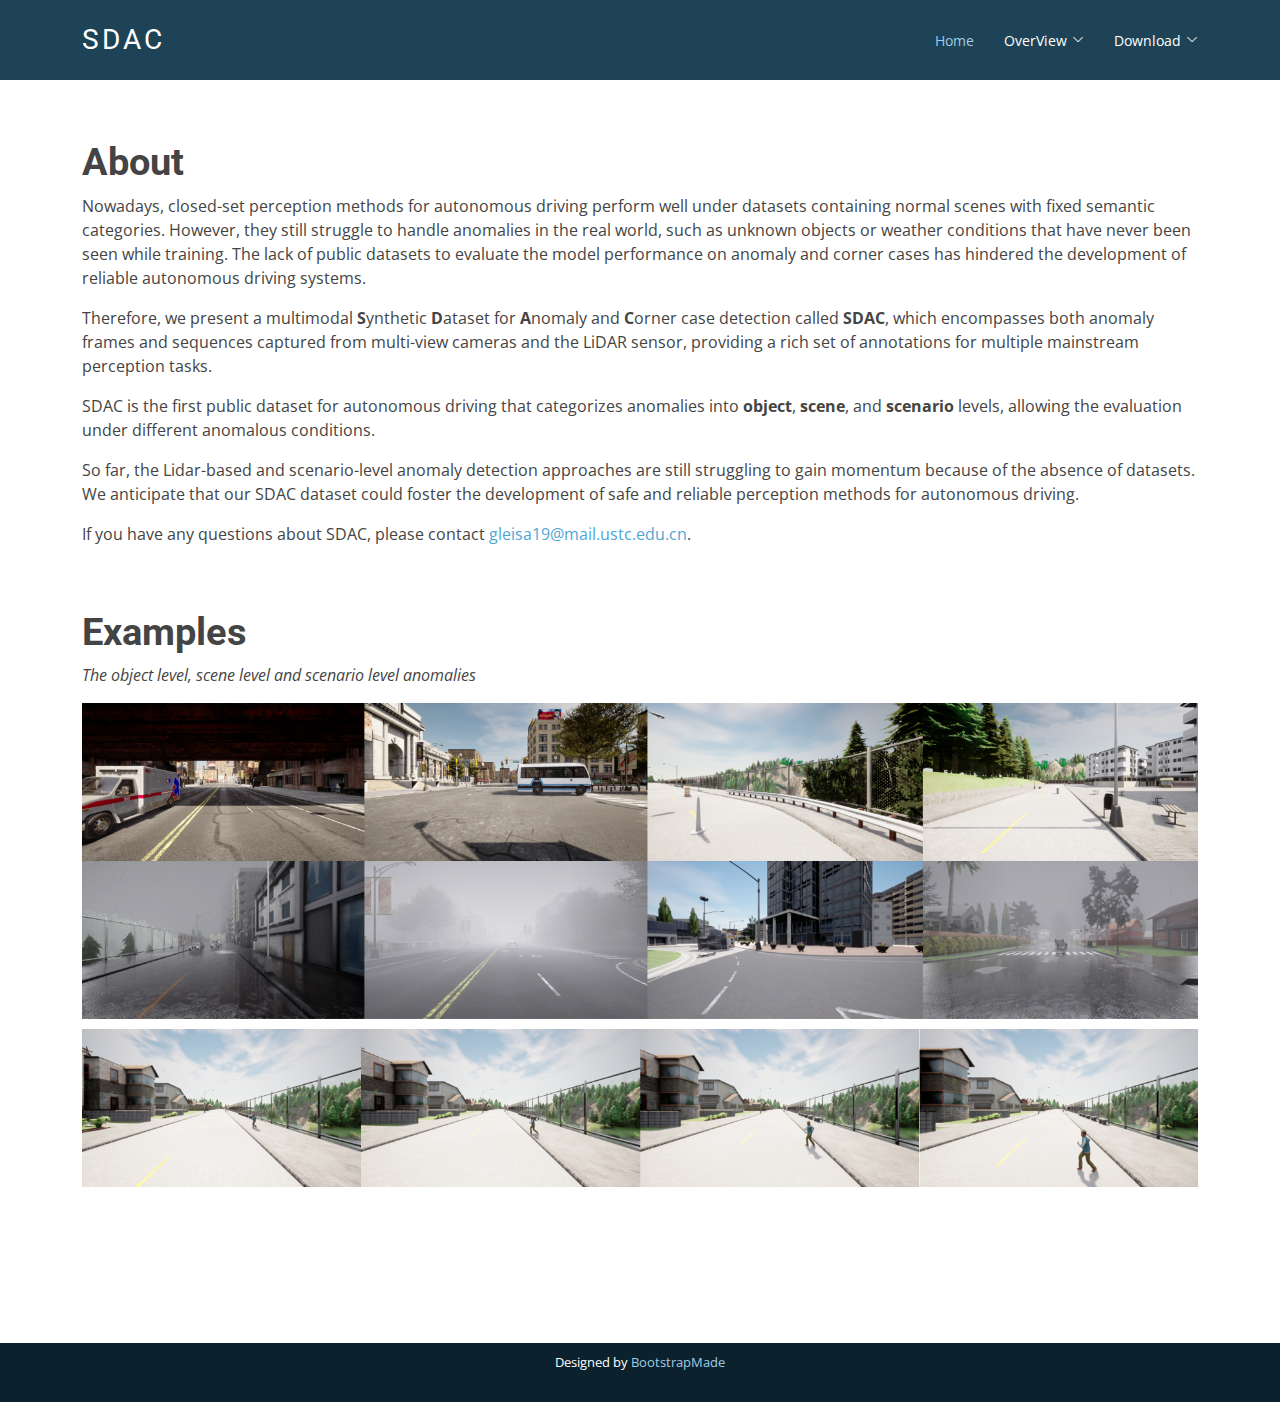
<file: index.html>
<!DOCTYPE html> 
<html lang="en"> 
    <head> 
        <!-- Google tag (gtag.js) -->
        <script async src="https://www.googletagmanager.com/gtag/js?id=G-28RHX62VC1"></script>
        <script>
        window.dataLayer = window.dataLayer || [];
        function gtag(){dataLayer.push(arguments);}
        gtag('js', new Date());
    
        gtag('config', 'G-28RHX62VC1');
        </script>
        <meta charset="utf-8"> 
        <meta content="width=device-width, initial-scale=1.0" name="viewport"> 
        <title>SDAC</title>
        <meta content="" name="description"> 
        <meta content="" name="keywords"> 
        <!-- Favicons -->         
        <!-- <link href="assets/img/favicon.png" rel="icon">  -->
        <link href="assets/img/apple-touch-icon.png" rel="apple-touch-icon"> 
        <!-- Google Fonts -->         
        <link href="https://fonts.googleapis.com/css?family=Open+Sans:300,300i,400,400i,600,600i,700,700i|Roboto:300,300i,400,400i,500,500i,700,700i&display=swap" rel="stylesheet"> 
        <!-- Vendor CSS Files -->         
        <link href="assets/vendor/animate.css/animate.min.css" rel="stylesheet"> 
        <link href="assets/vendor/aos/aos.css" rel="stylesheet"> 
        <link href="assets/vendor/bootstrap/css/bootstrap.min.css" rel="stylesheet"> 
        <link href="assets/vendor/bootstrap-icons/bootstrap-icons.css" rel="stylesheet"> 
        <link href="assets/vendor/boxicons/css/boxicons.min.css" rel="stylesheet"> 
        <link href="assets/vendor/glightbox/css/glightbox.min.css" rel="stylesheet"> 
        <link href="assets/vendor/swiper/swiper-bundle.min.css" rel="stylesheet"> 
        <!-- Template Main CSS File -->         
        <link href="assets/css/style.css" rel="stylesheet"> 
        <!-- =======================================================
        * Template Name: Moderna - v4.2.0
        * Template URL: https://bootstrapmade.com/free-bootstrap-template-corporate-moderna/
        * Author: BootstrapMade.com
        * License: https://bootstrapmade.com/license/
        ======================================================== -->         
    </head>     


    <body>
        <!-- ======= Header ======= -->         
        <header id="header" class="fixed-top d-flex align-items-center"> 
            <div class="container d-flex justify-content-between align-items-center">
                <div class="logo"> 
                    <h1 class="text-light"><a href="index.html"><span>SDAC</span></a></h1>
                    <!-- Uncomment below if you prefer to use an image logo -->                     
                    <!-- <a href="index.html"><img src="assets/img/logo.png" alt="" class="img-fluid"></a>-->                     
                </div>                 
                <nav id="navbar" class="navbar"> 
                    <ul> 
                        <li>
                            <a class="active" href="index.html">Home</a>
                        </li>
                         <!-- documentation  -->
                        <li class="dropdown">
                            <a href="documentation.html"><span>OverView</span> <i class="bi bi-chevron-down"></i></a>
                            <ul> 
                                <li>
                                    <a href="documentation.html#sdac_overview">SDAC Overview</a>
                                </li>
                                <li>
                                    <a href="documentation.html#sdac_snap">SDAC-Snap</a>
                                </li>  
                                <li>
                                    <a href="documentation.html#sdac_scenario">SDAC-Scenario</a>
                                </li>  
                            </ul>                             
                        </li>  
                        <!-- download -->
                        <li class="dropdown">
                            <a href="download.html"><span>Download</span> <i class="bi bi-chevron-down"></i></a>
                            <ul>
                                <li>
                                    <a href="download.html#data_format">Data Format</a>
                                </li>                                 
                                <li>
                                    <a href="download.html#instructions">Instructions</a>
                                </li>
                                <li>
                                    <a href="download.html#link">Download Links</a>
                                </li>                                 
                            </ul>                             
                        </li>                         
                        <!-- <li class="dropdown">
                            <a href="benchmark.html"><span>Benchmark</span> <i class="bi bi-chevron-down"></i></a> 
                            <ul> 
                                <li>
                                    <a href="benchmark.html#benchmark">CODA Benchmark</a>
                                </li>                                 
                            </ul>                             
                        </li>                          -->
                        <!-- <li class="dropdown">
                            <a href="about.html"><span>About</span> <i class="bi bi-chevron-down"></i></a>
                            <ul> 
                                <li>
                                    <a href="about.html#team">Team</a>
                                </li>                                 
                                <li>
                                    <a href="about.html#terms_of_use">Terms of Use</a>
                                </li>
                            </ul>                             
                        </li> -->
                        <!-- <li class="dropdown">
                            <a href="challenge.html"><span>Challenge</span> <i class="bi bi-chevron-down"></i></a>
                            <ul> 
                                <li>
                                    <a href="challenge.html#challenge">Challenge</a>
                                </li>                                 
                            </ul>                             
                        </li>                          -->
                    </ul>                     
                    <i class="bi bi-list mobile-nav-toggle"></i> 
                </nav>
                <!-- .navbar -->
            </div>             
        </header>
        <!-- End Header -->         
        <!-- ======= Hero Section ======= -->         
        
        <!-- End Hero -->         
        <main id="main"> 
            <!-- ======= Services Section ======= -->             
            <!-- End Services Section -->             
            <!-- ======= Why Us Section ======= -->             
            <!-- End Why Us Section -->             
            <!-- ======= Features Section ======= -->             
            <section class="features"> 
                <div class="container">
                    <div class="row aos-init aos-animate" data-aos="fade-up"></div>                     
                    <h3><b>About</b></h3>
                    <p> 
                        Nowadays, closed-set perception methods for autonomous driving perform well under datasets containing normal scenes with fixed semantic categories.  
                        However, they still struggle to handle anomalies in the real world, such as unknown objects or weather conditions that have never been seen while training.
                        The lack of public datasets to evaluate the model performance on anomaly and corner cases has hindered the development of reliable autonomous driving systems.
                    </p>
                    <p>
                       Therefore, we present a multimodal <b>S</b>ynthetic <b>D</b>ataset for <b>A</b>nomaly and <b>C</b>orner case detection called <b>SDAC</b>, which encompasses both anomaly frames and sequences captured from multi-view cameras and the LiDAR sensor, providing a rich set of annotations for multiple mainstream perception tasks.
                    </p>
                    <p>
                        SDAC is the first public dataset for autonomous driving that categorizes anomalies into <b>object</b>, <b>scene</b>, and <b>scenario</b> levels, allowing the evaluation under different anomalous conditions.
                    </p>
                    <p>
                        So far, the Lidar-based and scenario-level anomaly detection approaches are still struggling to gain momentum because of the absence of datasets.
                        We anticipate that our SDAC dataset could foster the development of safe and reliable perception methods for autonomous driving.
                    </p>
                    <p>
                        If you have any questions about SDAC, please contact <a href = "mailto: gleisa19@mail.ustc.edu.cn">gleisa19@mail.ustc.edu.cn</a>.
                    </p>
                    <!-- <img src="assets/img/white_crash_truck.png" style="width: 50%"> -->
                    
                    <div class="row aos-init aos-animate" data-aos="fade-up">
                        <div class="col-md-7 order-2 order-md-1 pt-5"></div>                         
                    </div>
                    
                    <h3><b>Examples</b></h3>
                    <p class="fst-italic">
                    The object level, scene level and scenario level anomalies
                    </p>
                    <img src="assets/img/sdac_dataset_examples.png" style="width: 100%">

                    <div class="row aos-init aos-animate" data-aos="fade-up">
                        <div class="col-md-7 order-2 order-md-1 pt-5"></div>                         
                    </div>
                    <div class="col-md-7 order-2 order-md-1 pt-5">
                    </div>
                    <!-- <h3><b>Citation</b></h3> -->
<!-- <pre style="text-align: left; white-space: pre; display: block; overflow-x: auto; padding: 0.5em; background: rgb(240, 240, 240); color: rgb(68, 68, 68);"> @article{li2022coda,
  title={CODA: A Real-World Road Corner Case Dataset for Object Detection in Autonomous Driving},
  author={Li, Kaican and Chen, Kai and Wang, Haoyu and Hong, Lanqing and Ye, Chaoqiang and Han, Jianhua and Chen, Yukuai and Zhang, Wei and Xu, Chunjing and Yeung, Dit-Yan and others},
  journal={arXiv preprint arXiv:2203.07724},
  year={2022}
}
</pre> -->
                    </div>
                    <!-- <h3><b>Citation</b></h3>
                    <pre style="text-align: left; white-space: pre; display: block; overflow-x: auto; padding: 0.5em; background: rgb(240, 240, 240); color: rgb(68, 68, 68);"> TBD </pre> -->
                </div>                 
            </section>
            <!-- End Features Section -->             
        </main>
        <!-- End #main -->         
        <!-- ======= Footer ======= -->         
        <footer id="footer" data-aos-easing="ease-in-out" data-aos-duration="500" class="aos-init"> 
            <div class="container"> 
                <div class="credits"> 
                    <!-- All the links in the footer should remain intact. -->                     
                    <!-- You can delete the links only if you purchased the pro version. -->                     
                    <!-- Licensing information: https://bootstrapmade.com/license/ -->                     
                    <!-- Purchase the pro version with working PHP/AJAX contact form: https://bootstrapmade.com/free-bootstrap-template-corporate-moderna/ -->                     
                    Designed by 
                    <a href="https://bootstrapmade.com/">BootstrapMade</a> 
                </div>                 
            </div>             
        </footer>
        <!-- End Footer -->         
        <a href="#" class="back-to-top d-flex align-items-center justify-content-center"><i class="bi bi-arrow-up-short"></i></a> 
        <!-- Vendor JS Files -->         
        <script src="assets/vendor/aos/aos.js"></script>         
        <script src="assets/vendor/bootstrap/js/bootstrap.bundle.min.js"></script>         
        <script src="assets/vendor/glightbox/js/glightbox.min.js"></script>         
        <script src="assets/vendor/isotope-layout/isotope.pkgd.min.js"></script>         
        <script src="assets/vendor/php-email-form/validate.js"></script>         
        <script src="assets/vendor/purecounter/purecounter.js"></script>         
        <script src="assets/vendor/swiper/swiper-bundle.min.js"></script>         
        <script src="assets/vendor/waypoints/noframework.waypoints.js"></script>         
        <!-- Template Main JS File -->         
        <script src="assets/js/main.js"></script>
    </body>     
</html>
</file>
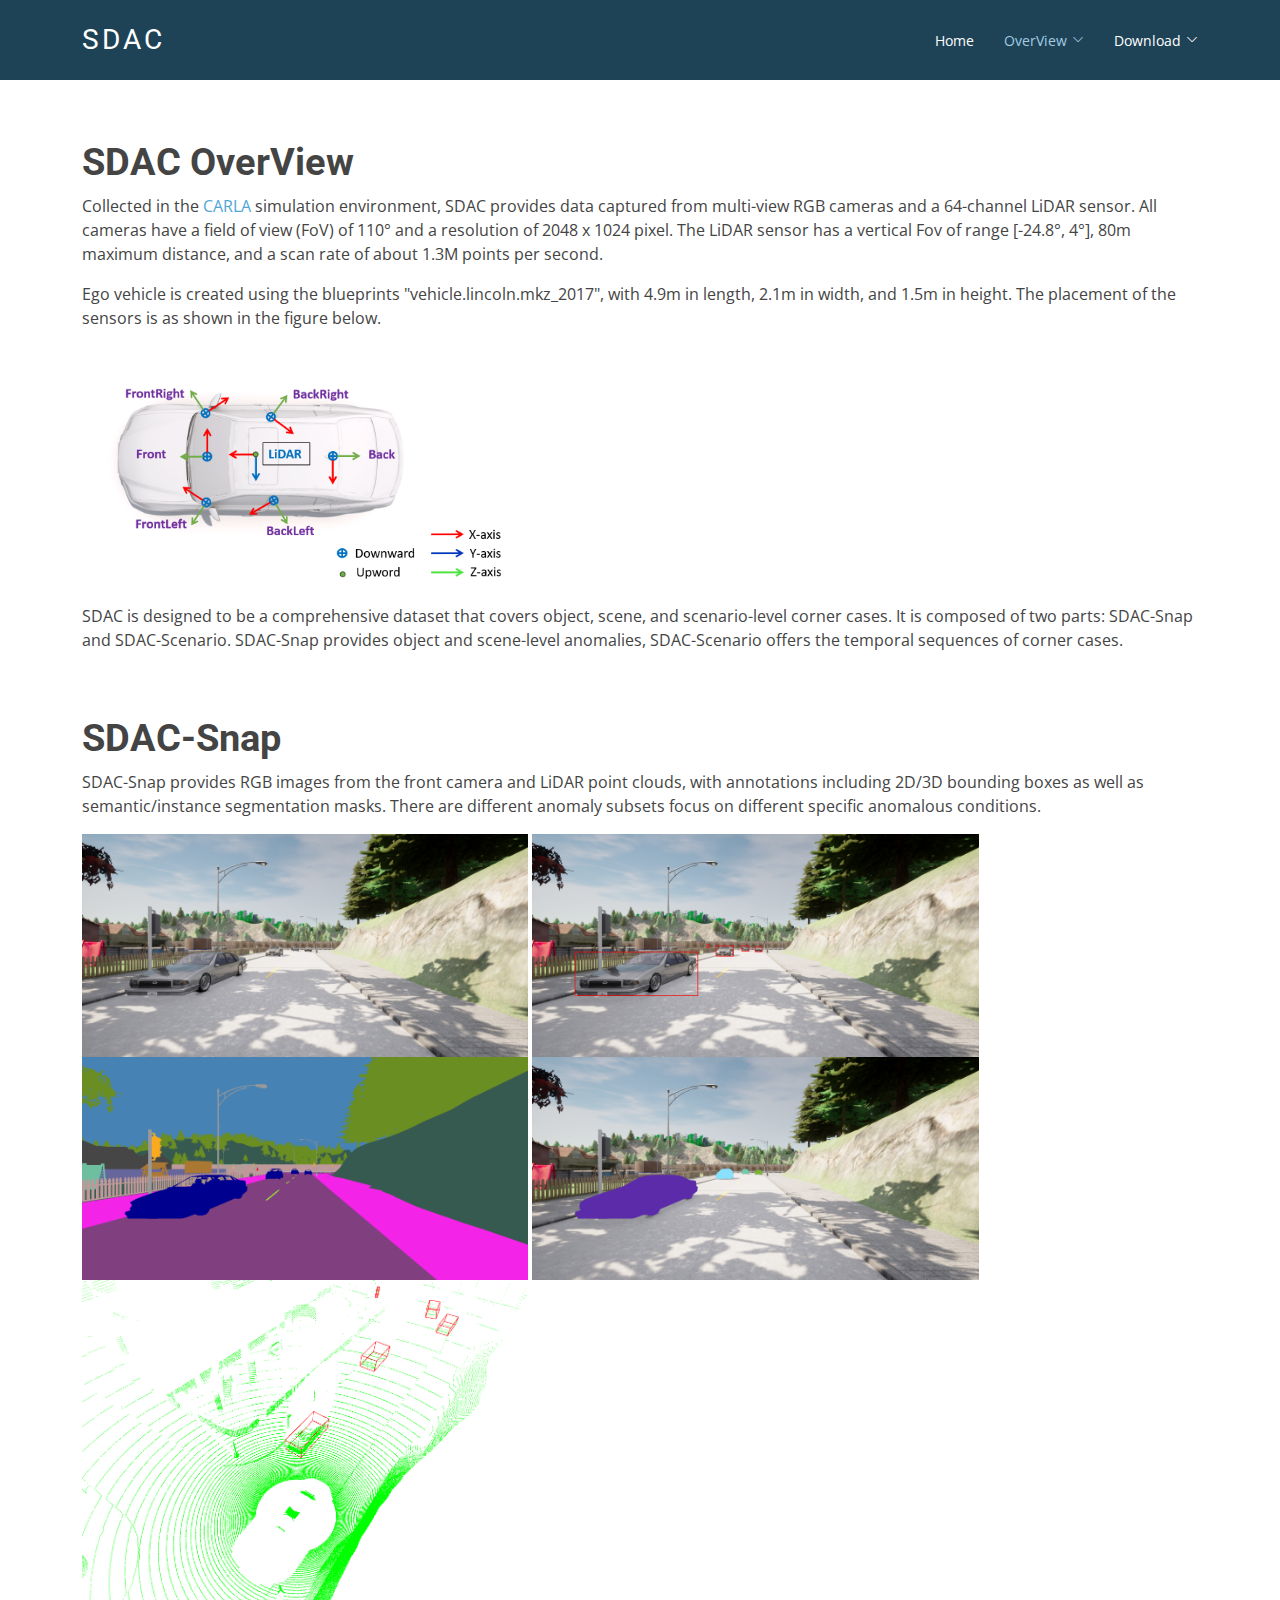
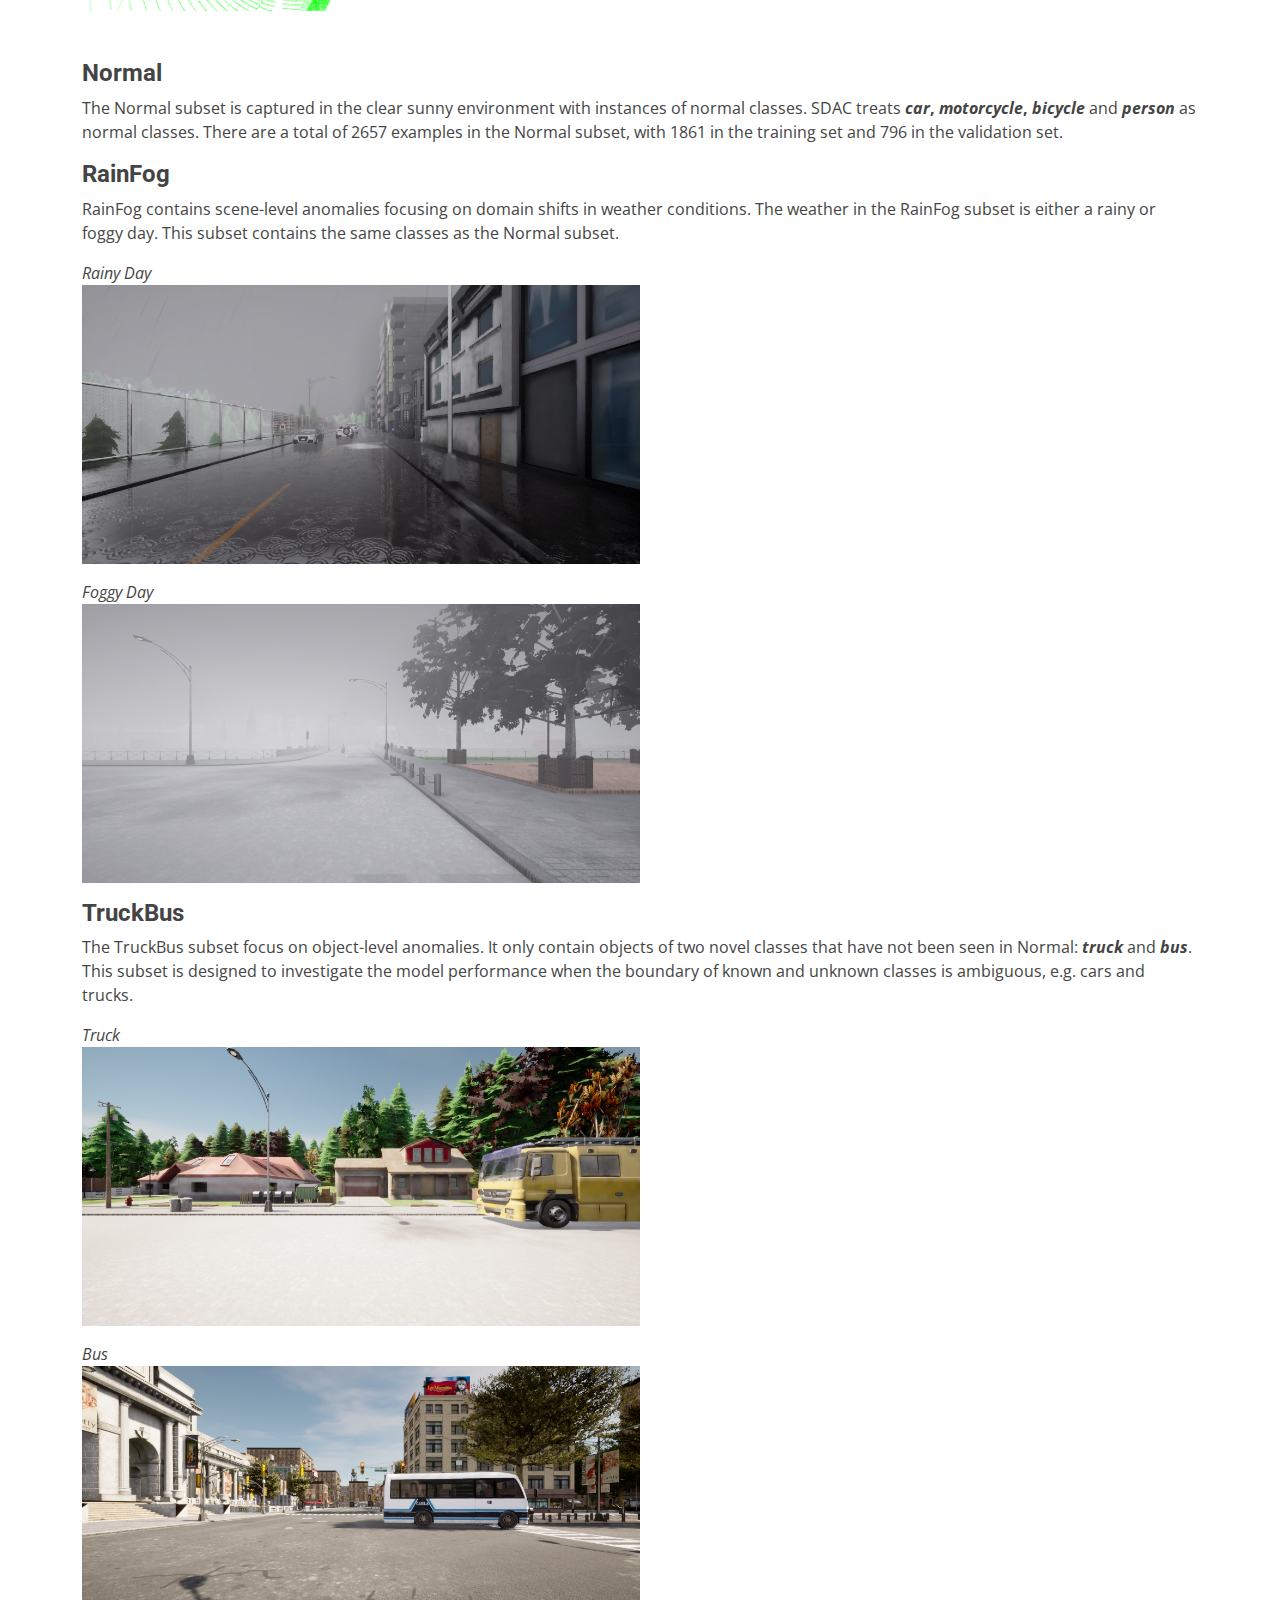
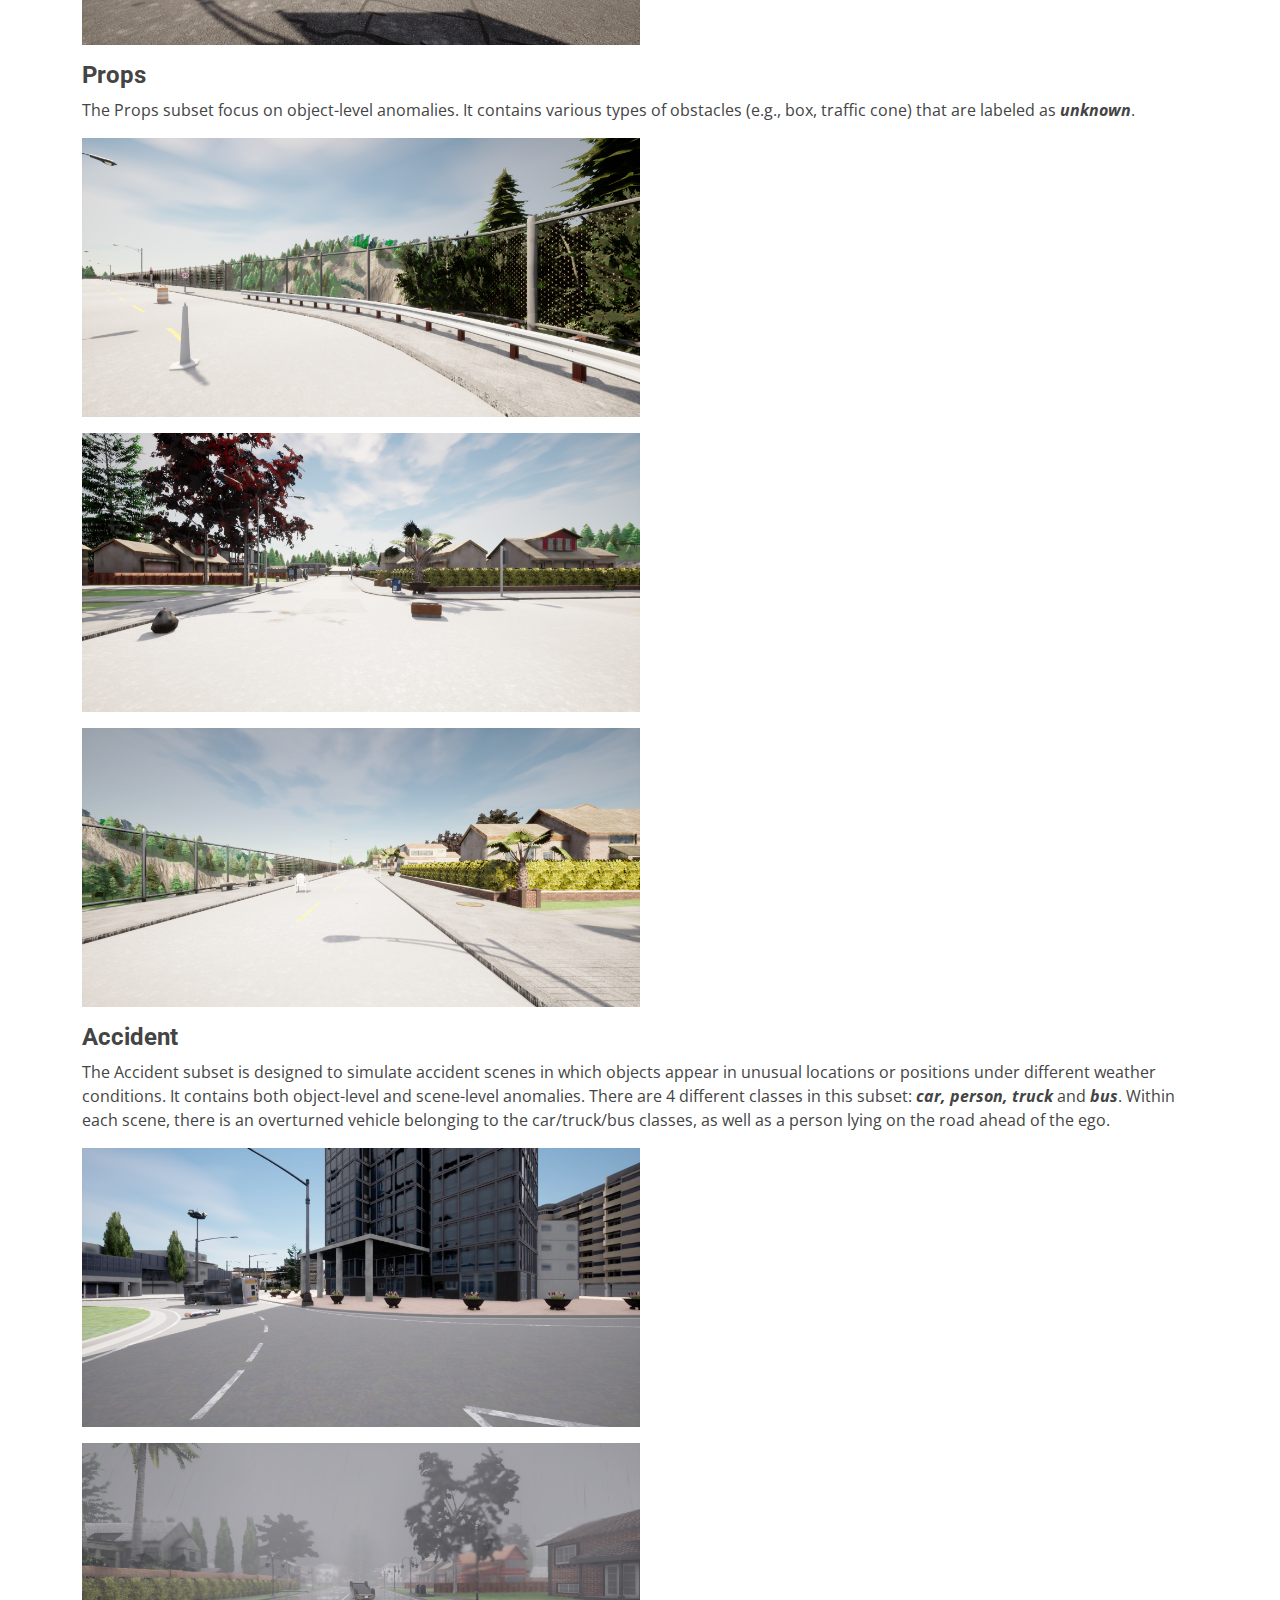
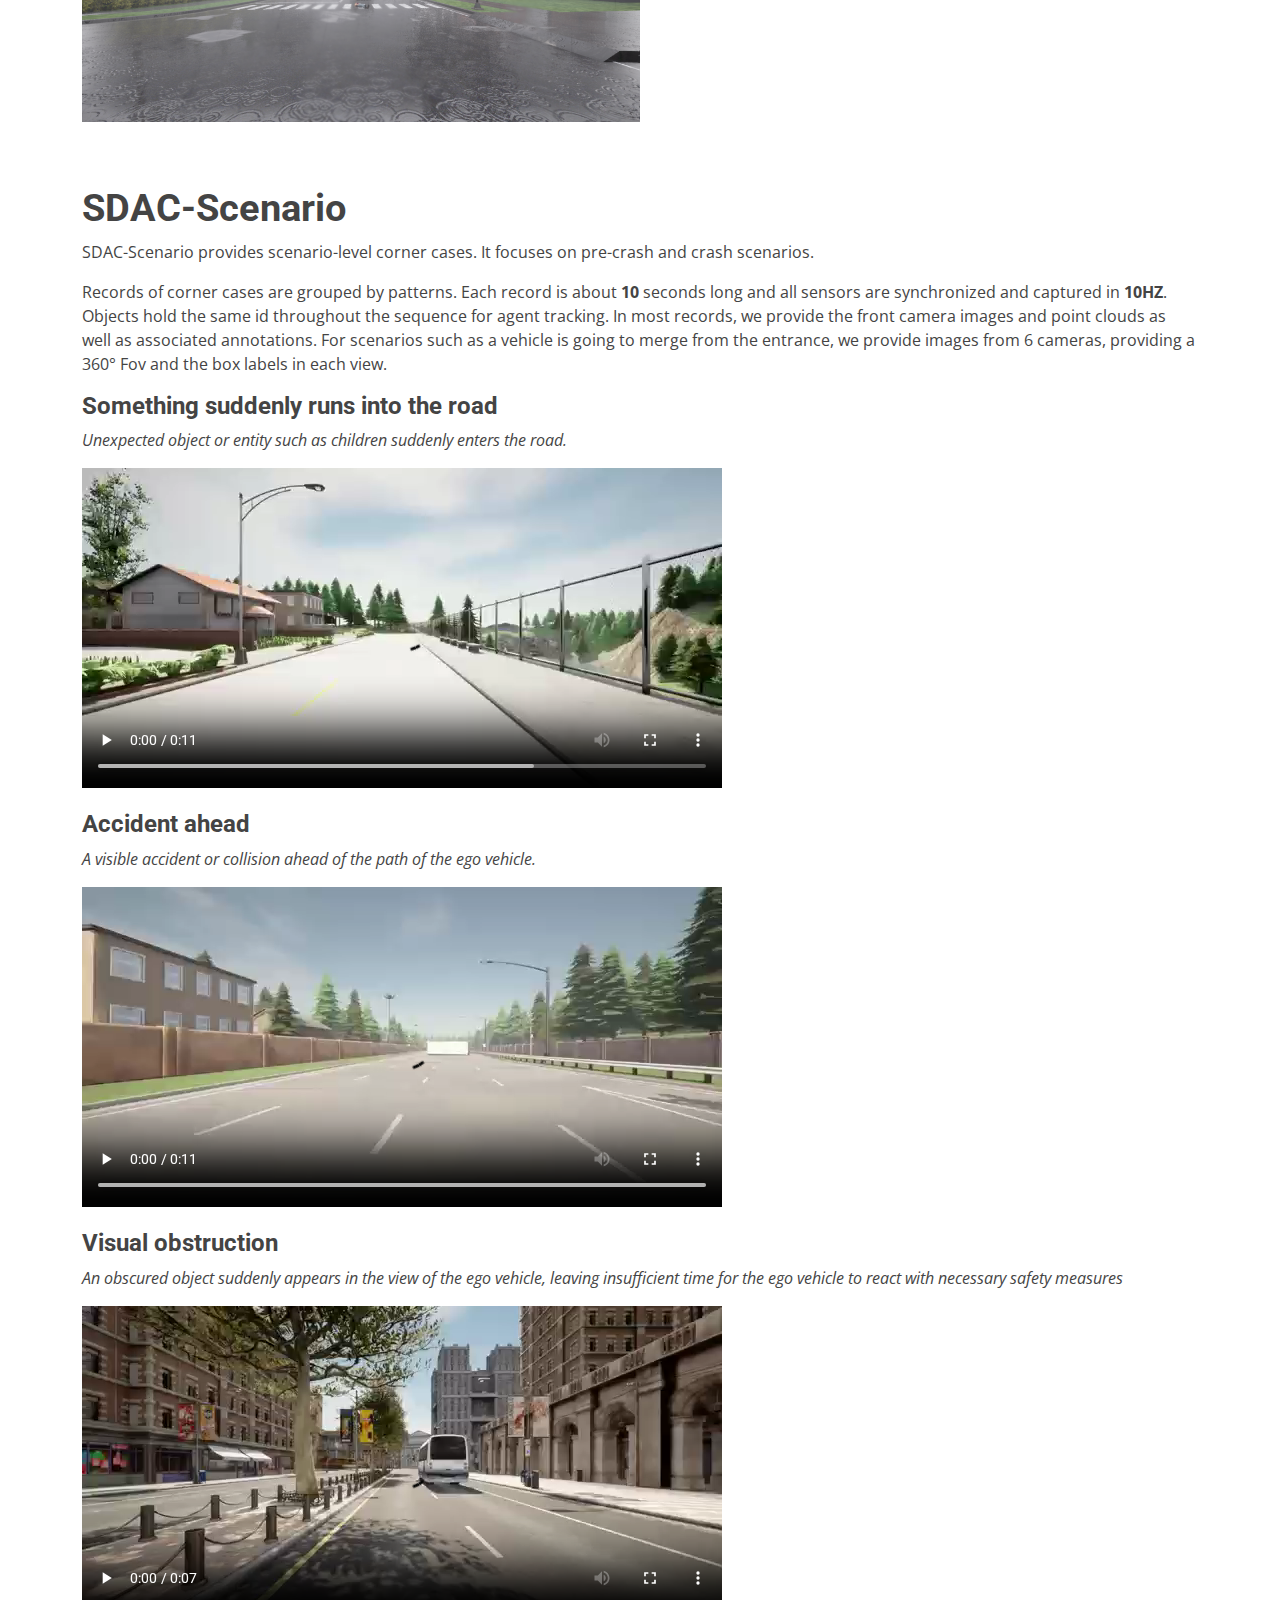
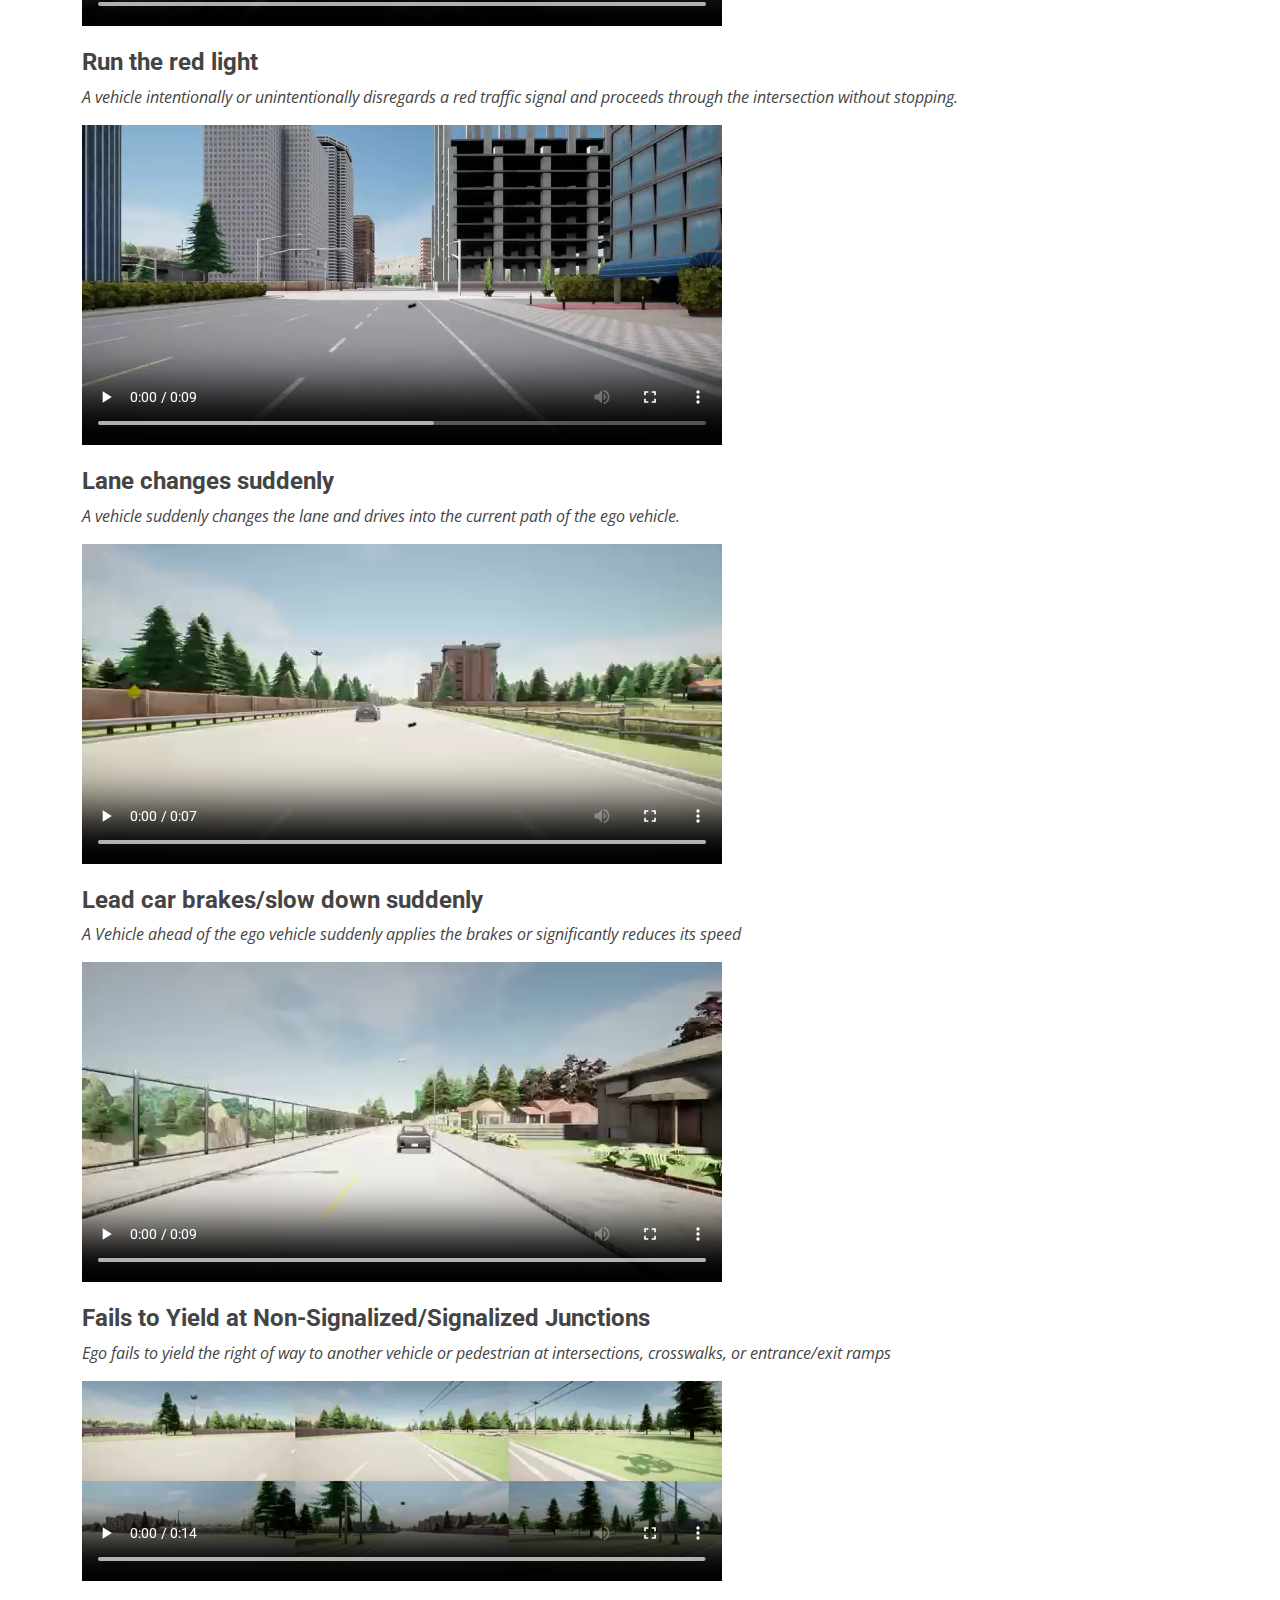
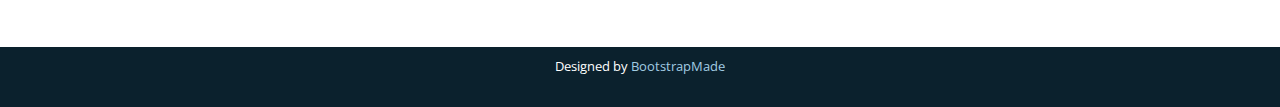
<file: documentation.html>
<!DOCTYPE html> 
<html lang="en"> 
    <head> 
        <!-- Google tag (gtag.js) -->
        <script async src="https://www.googletagmanager.com/gtag/js?id=G-28RHX62VC1"></script>
        <script>
        window.dataLayer = window.dataLayer || [];
        function gtag(){dataLayer.push(arguments);}
        gtag('js', new Date());
    
        gtag('config', 'G-28RHX62VC1');
        </script>
        <meta charset="utf-8"> 
        <meta content="width=device-width, initial-scale=1.0" name="viewport"> 
        <title>SDAC-OverView</title>         
        <meta content="" name="description"> 
        <meta content="" name="keywords"> 
        <!-- Favicons -->         
        <!-- <link href="assets/img/favicon.png" rel="icon">  -->
        <link href="assets/img/apple-touch-icon.png" rel="apple-touch-icon"> 
        <!-- Google Fonts -->         
        <link href="https://fonts.googleapis.com/css?family=Open+Sans:300,300i,400,400i,600,600i,700,700i|Roboto:300,300i,400,400i,500,500i,700,700i&display=swap" rel="stylesheet"> 
        <!-- Vendor CSS Files -->         
        <link href="assets/vendor/animate.css/animate.min.css" rel="stylesheet"> 
        <link href="assets/vendor/aos/aos.css" rel="stylesheet"> 
        <link href="assets/vendor/bootstrap/css/bootstrap.min.css" rel="stylesheet"> 
        <link href="assets/vendor/bootstrap-icons/bootstrap-icons.css" rel="stylesheet"> 
        <link href="assets/vendor/boxicons/css/boxicons.min.css" rel="stylesheet"> 
        <link href="assets/vendor/glightbox/css/glightbox.min.css" rel="stylesheet"> 
        <link href="assets/vendor/swiper/swiper-bundle.min.css" rel="stylesheet"> 
        <!-- Template Main CSS File -->         
        <link href="assets/css/style.css" rel="stylesheet"> 
        <!-- =======================================================
        * Template Name: Moderna - v4.2.0
        * Template URL: https://bootstrapmade.com/free-bootstrap-template-corporate-moderna/
        * Author: BootstrapMade.com
        * License: https://bootstrapmade.com/license/
        ======================================================== -->         
    </head>     
    <body> 
        <!-- ======= Header ======= -->         
        <header id="header" class="fixed-top d-flex align-items-center"> 
            <div class="container d-flex justify-content-between align-items-center"> 
                <div class="logo"> 
                    <h1 class="text-light"><a href="index.html"><span>SDAC</span></a></h1> 
                    <!-- Uncomment below if you prefer to use an image logo -->                     
                    <!-- <a href="index.html"><img src="assets/img/logo.png" alt="" class="img-fluid"></a>-->                     
                </div>                 
                <nav id="navbar" class="navbar"> 
                    <ul> 
                        <li>
                            <a href="index.html">Home</a>
                        </li>                         
                        <li class="dropdown">
                            <a class="active" href="documentation.html"><span>OverView</span> <i class="bi bi-chevron-down"></i></a>
                            <ul> 
                                <li>
                                    <a href="documentation.html#sdac_overview">SDAC Overview</a>
                                </li>
                                <li>
                                    <a href="documentation.html#sdac_snap">SDAC-Snap</a>
                                </li>  
                                <li>
                                    <a href="documentation.html#sdac_scenario">SDAC-Scenario</a>
                                </li>                               
                                <!-- <li>
                                    <a href="documentation.html#data_format">Data Format</a>
                                </li>                                 
                                <li>
                                    <a href="documentation.html#data_annotation">Data Annotation</a>
                                </li>                                                            -->
                            </ul>                             
                        </li>                         
                        <li class="dropdown">
                            <a href="download.html"><span>Download</span> <i class="bi bi-chevron-down"></i></a>
                            <ul> 
                                <li>
                                    <a href="download.html#data_format">Data Format</a>
                                </li>                                 
                                <li>
                                    <a href="download.html#instructions">Instructions</a>
                                </li>
                                <li>
                                    <a href="download.html#link">Download Links</a>
                                </li>                                
                            </ul>                             
                        </li>                         
                        <!-- <li class="dropdown">
                            <a href="benchmark.html"><span>Benchmark</span> <i class="bi bi-chevron-down"></i></a> 
                            <ul> 
                                <li>
                                    <a href="benchmark.html#benchmark">CODA Benchmark</a>
                                </li>                                
                            </ul>                             
                        </li>                          -->
                        <!-- <li class="dropdown">
                            <a href="about.html"><span>About</span> <i class="bi bi-chevron-down"></i></a>
                            <ul> 
                                <li>
                                    <a href="about.html#team">Team</a>
                                </li>                                 
                                <li>
                                    <a href="about.html#terms_of_use">Terms of Use</a>
                                </li>                                                        
                            </ul>                             
                        </li> -->
                        <!-- <li class="dropdown">
                            <a href="challenge.html"><span>Challenge</span> <i class="bi bi-chevron-down"></i></a>
                            <ul> 
                                <li>
                                    <a href="challenge.html#challenge">Challenge</a>
                                </li>                                 
                            </ul>                             
                        </li>                                       -->
                    </ul>                     
                    <i class="bi bi-list mobile-nav-toggle"></i> 
                </nav>
                <!-- .navbar -->                 
            </div>             
        </header>
        <!-- End Header -->         
        <main id="main"> 
            <!-- ======= Our Services Section ======= -->             
            <!-- End Our Services Section -->             
            <!-- ======= Services Section ======= -->             
            <section class="features"> 
                <div class="container">
                    <span class="anchor" id="sdac_overview"></span>
                    <h3><b>SDAC OverView</b></h3>
                    <p>
                        Collected in the <a href="https://carla.org/" target="_blank">CARLA</a> simulation environment, SDAC provides data captured from multi-view RGB cameras and a 64-channel LiDAR sensor. All cameras have a field of view (FoV) of 110° and a resolution of 2048 x 1024 pixel. The LiDAR sensor has a vertical Fov of range [-24.8°, 4°], 80m maximum distance, and a scan rate of about 1.3M points per second.
                    </p>
                    <p>
                        Ego vehicle is created using the blueprints "vehicle.lincoln.mkz_2017", with 4.9m in length, 2.1m in width, and 1.5m in height. The placement of the sensors is as shown in the figure below.
                    </p>
                    <img src="assets/img/ego_vehicle.png" style="width: 40%">
                    <p>
                        SDAC is designed to be a  comprehensive dataset that covers object, scene, and scenario-level corner cases. It is composed of two parts: SDAC-Snap and SDAC-Scenario. SDAC-Snap provides object and scene-level anomalies, SDAC-Scenario offers the temporal sequences of corner cases.
                    </p>
                    
                    <!-- Out of the 1000 scenes of the validation set, 1057 are taken from ONCE, 89 are taken from nuScenes, and 194 are taken from KITTI. -->
                    <!-- For ONCE, in addition to corner case annotations, we also provide the front-view images captured by the camera named <b>"cam03"</b>. -->
                    <!-- The images taken from ONCE are named in the format of <b>"[sequence_id]_[frame_id].jpg"</b> (000001_1616005007200.jpg, for example). -->
                    <!-- The two identifiers (<b>"sequence_id"</b> and <b>"frame_id"</b>) can be used to extract other data (e.g., lidar point clouds) from the ONCE dataset if needed. -->
                    <!-- </p> -->
                    <div class="col-md-7 order-2 order-md-1 pt-5"> </div>
                    <span class="anchor" id="sdac_snap"></span>
                    <h3><b>SDAC-Snap</b></h3>
                    <p>
                        SDAC-Snap provides RGB images from the front camera and LiDAR point clouds, with annotations including 2D/3D bounding boxes as well as semantic/instance segmentation masks. There are different anomaly subsets focus on different specific anomalous conditions.
                    </p>
                    <img src="assets/img/normal/000000.png" style="width: 40%">
                    <img src="assets/img/normal/000000_box.png" style="width: 40%">
                    <img src="assets/img/normal/000000_gtFine_color.png" style="width: 40%">
                    <img src="assets/img/normal/000000_mask.png" style="width: 40%">
                    <img src="assets/img/normal/000000_lidar.png" style="width: 40%">

                    <div class="col-md-7 order-2 order-md-1 pt-5"> </div>
                    <h4><b>Normal</b></h4>
                    <p>
                        The Normal subset is captured in the clear sunny environment with instances of normal classes. SDAC treats <b><i>car</i>, <i>motorcycle</i>, <i>bicycle</i> </b> and <b><i>person</i></b> as normal classes.
                        There are a total of 2657 examples in the Normal subset, with 1861 in the training set and 796 in the validation set.
                    </p>
                    
                    
                    <h4><b>RainFog</b></h4>
                    <p>
                       RainFog contains scene-level anomalies focusing on domain shifts in weather conditions. The weather in the RainFog subset is either a rainy or foggy day.  This subset contains the same classes as the Normal subset.
                    </p>
                        
                    <i> Rainy Day</i>
                    <p>
                        <img src="assets/img/rainfog/000000_rain.png" style="width: 50%">
                    </p>
                    
                    <i>Foggy Day</i>
                    <p>
                        <img src="assets/img/rainfog/000000_fog.png" style="width: 50%">
                    </p>
                    

                    <h4><b>TruckBus</b></h4>
                    <p>
                        The TruckBus subset focus on object-level anomalies. It only contain objects of two novel classes that have not been seen in Normal: <i><b>truck</b></i> and <i><b>bus</b></i>. This subset is designed to investigate the model performance when the boundary of known and unknown classes is ambiguous, e.g. cars and trucks.
                    </p>
                    <i> Truck</i>
                    <p>
                        <img src="assets/img/Truckbus/000000_truck.png" style="width: 50%">
                    </p>

                    <i> Bus</i>
                    <p>
                        <img src="assets/img/Truckbus/000000_bus.png" style="width: 50%">
                    </p>

                    <h4><b>Props</b></h4>
                    <p>
                        The Props subset focus on object-level anomalies. It contains various types of obstacles (e.g., box, traffic cone) that are labeled as <b><i>unknown</i></b>.
                    </p>
                    <p>
                        <img src="assets/img/Props/000000_props.png" style="width: 50%">
                    </p>
                    <p>
                        <img src="assets/img/Props/000001_props.png" style="width: 50%">
                    </p>
                    <p>
                        <img src="assets/img/Props/000002_props.png" style="width: 50%">
                    </p>

                    <h4><b>Accident</b></h4>
                    <p>
                        The Accident subset is designed to simulate accident scenes in which objects appear in unusual locations or positions under different weather conditions. 
                        It contains both object-level and scene-level anomalies. There are 4 different classes in this subset: <b><i>car, person, truck </i></b>and <b><i>bus</i></b>. Within each scene, there is an overturned vehicle belonging to the car/truck/bus classes, as well as a person lying on the road ahead of the ego.
                    </p>
                    <p>
                        <img src="assets/img/Accidents/000000_accident.png" style="width: 50%">
                    </p>
                    <p>
                        <img src="assets/img/Accidents/000001_accident.png" style="width: 50%">
                    </p>

                    <div class="col-md-7 order-2 order-md-1 pt-5"> </div>
                    <span class="anchor" id="sdac_scenario"></span>
                    <h3><b>SDAC-Scenario</b></h3>
                    <p>
                        SDAC-Scenario provides scenario-level corner cases. It focuses on pre-crash and crash scenarios.  
                    </p>

                    <p>
                        Records of corner cases are grouped by patterns. Each record is about <b>10</b> seconds long and all sensors are synchronized and captured in <b>10HZ</b>. Objects hold the same id throughout the sequence for agent tracking. In most records, we provide the front camera images and point clouds as well as associated annotations. For scenarios such as a vehicle is going to merge from the entrance, we provide images from 6 cameras, providing a 360° Fov and the box labels in each view.
                    </p>
                

                    <h4><b>Something suddenly runs into the road</b></h4>
                    <p class="fst-italic">
                        Unexpected object or entity such as children suddenly enters the road.
                        <div class="embed-responsive embed-responsive-16by9">
                            <video width="640" controls="controls"> 
                              <source src="assets/video/Scenarios/00_something_suddenly_runs_into_the_road.mp4"></source>
                            </video>
                        </div> 
                    </p>
                    

                    <h4><b>Accident ahead</b></h4>
                    <p class="fst-italic">
                        A visible accident or collision ahead of the path of the ego vehicle. 
                        <div class="embed-responsive embed-responsive-16by9">
                            <video width="640" controls="controls"> 
                              <source src="assets/video/Scenarios/01_accidents_ahead.mp4"></source>
                            </video>
                        </div>    
                    </p>
                    
                    <h4><b>Visual obstruction</b></h4>
                    <p class="fst-italic">
                        An obscured object suddenly appears in the view of the ego vehicle, leaving insufficient time for the ego vehicle to react with necessary safety measures
                        <div class="embed-responsive embed-responsive-16by9">
                            <video width="640" controls="controls"> 
                              <source src="assets/video/Scenarios/02_visual_obstruction.mp4"></source>
                            </video>
                        </div>
                    </p>

                    <h4><b>Run the red light</b></h4>
                    <p class="fst-italic">
                        A vehicle intentionally or unintentionally disregards a red traffic signal and proceeds through the intersection without stopping.
                        <div class="embed-responsive embed-responsive-16by9">
                            <video width="640" controls="controls"> 
                              <source src="assets/video/Scenarios/03_run_the_read_light.mp4"></source>
                            </video>
                        </div>
                    </p>
                    

                    <h4><b>Lane changes suddenly</b></h4>
                    <p class="fst-italic">
                        A vehicle suddenly changes the lane and drives into the current path of the ego vehicle.
                        <div class="embed-responsive embed-responsive-16by9">
                            <video width="640" controls="controls"> 
                              <source src="assets/video/Scenarios/04_lane_changes_suddenly.mp4"></source>
                            </video>
                        </div>
                    </p>

                    <h4><b>Lead car brakes/slow down suddenly</b></h4>
                    <p class="fst-italic">
                        A Vehicle ahead of the ego vehicle suddenly applies the brakes or significantly
                        reduces its speed
                        <div class="embed-responsive embed-responsive-16by9">
                            <video width="640"  controls="controls"> 
                              <source src="assets/video/Scenarios/05_lead_car_brakes_suddenly.mp4"></source>
                            </video>
                        </div>
                    </p>

                    <h4><b>Fails to Yield at Non-Signalized/Signalized Junctions</b></h4>
                    <p class="fst-italic">
                        Ego fails to yield the right of way to another vehicle or pedestrian at intersections, crosswalks, or entrance/exit ramps
                        <div class="embed-responsive embed-responsive-16by9">
                            <video width="640" controls="controls"> 
                              <source src="assets/video/Scenarios/06_fails_to_yieldmerge.mp4"></source>
                            </video>
                        </div>
                    </p>
                    
                        

                    <!-- <div class="col-md-7 order-2 order-md-1 pt-5"> </div>
                    <span class="anchor" id="data_format"></span>
                    <h3><b>Data Format</b></h3>
                    <p> The annotation file is similar with the <b>COCO format</b> and store in JSON format.
                    </p>
                    <pre style="text-align: left; white-space: pre; display: block; overflow-x: auto; padding: 0.5em; background: rgb(240, 240, 240); color: rgb(68, 68, 68);">
<code><b>"images":</b> {
        "file_name": &lt;str&gt;        -- File name.
        "id": &lt;int&gt;               -- Unique image id.
        "height": &lt;float&gt;         -- Height of the image.
        "width": &lt;float&gt;          -- Width of the image.
        "period": &lt;str&gt;           -- Period tag.
        "weather": &lt;str&gt;          -- Weather tag.
}
</code></pre>

                    <pre style="text-align: left; white-space: pre; display: block; overflow-x: auto; padding: 0.5em; background: rgb(240, 240, 240); color: rgb(68, 68, 68);">
<code><b>"annotations":</b> {
        "image_id": &lt;int&gt;         -- The image id for this annotation.
        "category_id": &lt;int&gt;      -- The category id.
        "bbox": &lt;list&gt;            -- Coordinate of boundingbox [x, y, w, h].
        "area": &lt;float&gt;           -- Area of this annotation (w * h).
        "id": &lt;int&gt;               -- Unique annotation id.
        "iscrowd": &lt;int&gt;          -- Whether this annotation is crowd.
        "corner_case": &lt;bool&gt;     -- Whether this annotation is a corner case.       
}
</code></pre>

                    <pre style="text-align: left; white-space: pre; display: block; overflow-x: auto; padding: 0.5em; background: rgb(240, 240, 240); color: rgb(68, 68, 68);">
<code><b>"categories":</b> {
        "name": &lt;str&gt;             -- Unique category name.
        "id": &lt;int&gt;               -- Unique category id.
        "supercategory": &lt;str&gt;    -- The supercategory for this category.
}
</code></pre>

                    <div class="col-md-7 order-2 order-md-1 pt-5"> </div>

                    <span class="anchor" id="data_annotation"></span>
                    <h3><b>Data Annotation</b></h3>
                    <p> 
                    Image domain tags (i.e., periods and weather conditions) and 2D bounding boxes with classes for all CODA images. 
                    </p>
                    <h4><b>Semantic Labels</b></h4>
                    <p>
                    CODA annotation can be grouped into <b>7 super-categories</b> including <i>pedestrian</i>, <i>cyclist</i>, <i>vehicle</i>, <i>animal</i>, <i>traffic facility</i>, <i>obstruction</i> and <i>misc</i>, which can be further divided into <b>43 fine-grained categories</b>.
                    Moreover, these categories can also be divided into two collections, namely 1) instances of novel classes and 2) novel instances of common classes. 
                    As the names suggest, common classes stand for common object categories annotated by existing autonomous driving benchmarks, such as cars and pedestrians, whereas novel classes stand for the opposites, such as dogs and strollers.
                    </p>

                    <h4><b>Domain Tags</b></h4>
                    <p>
                    CODA also provides domain tags for all images including the <b>periods and weather conditions</b>.
                    Specifically, we annotate the period tags to be either <b>day or night</b> and select the weather condition tags from <b>sunny, cloudy and rainy</b>.
                    We hope the image domain tags can help researchers dig into the underlying reasons of corner cases for reliable object detection.
                    </p> -->
                </div>                 
            </section>
            <!-- End Services Section -->             
            <!-- ======= Why Us Section ======= -->             
            <!-- End Why Us Section -->             
            <!-- ======= Service Details Section ======= -->             
            <!-- End Service Details Section -->             
            <!-- ======= Pricing Section ======= -->             
            <!-- End Pricing Section -->             
        </main>
        <!-- End #main -->         
        <!-- ======= Footer ======= -->         
        <footer id="footer" data-aos-easing="ease-in-out" data-aos-duration="500"> 
            <div class="container">             
                <div class="credits"> 
                    <!-- All the links in the footer should remain intact. -->                     
                    <!-- You can delete the links only if you purchased the pro version. -->                     
                    <!-- Licensing information: https://bootstrapmade.com/license/ -->                     
                    <!-- Purchase the pro version with working PHP/AJAX contact form: https://bootstrapmade.com/free-bootstrap-template-corporate-moderna/ -->                     
                    Designed by 
                    <a href="https://bootstrapmade.com/">BootstrapMade</a> 
                </div>                 
            </div>             
        </footer>
        <!-- End Footer -->         
        <a href="#" class="back-to-top d-flex align-items-center justify-content-center"><i class="bi bi-arrow-up-short"></i></a> 
        <!-- Vendor JS Files -->         
        <script src="assets/vendor/aos/aos.js"></script>         
        <script src="assets/vendor/bootstrap/js/bootstrap.bundle.min.js"></script>         
        <script src="assets/vendor/glightbox/js/glightbox.min.js"></script>         
        <script src="assets/vendor/isotope-layout/isotope.pkgd.min.js"></script>         
        <script src="assets/vendor/php-email-form/validate.js"></script>         
        <script src="assets/vendor/purecounter/purecounter.js"></script>         
        <script src="assets/vendor/swiper/swiper-bundle.min.js"></script>         
        <script src="assets/vendor/waypoints/noframework.waypoints.js"></script>         
        <!-- Template Main JS File -->         
        <script src="assets/js/main.js"></script>         
    </body>     
</html>
</file>
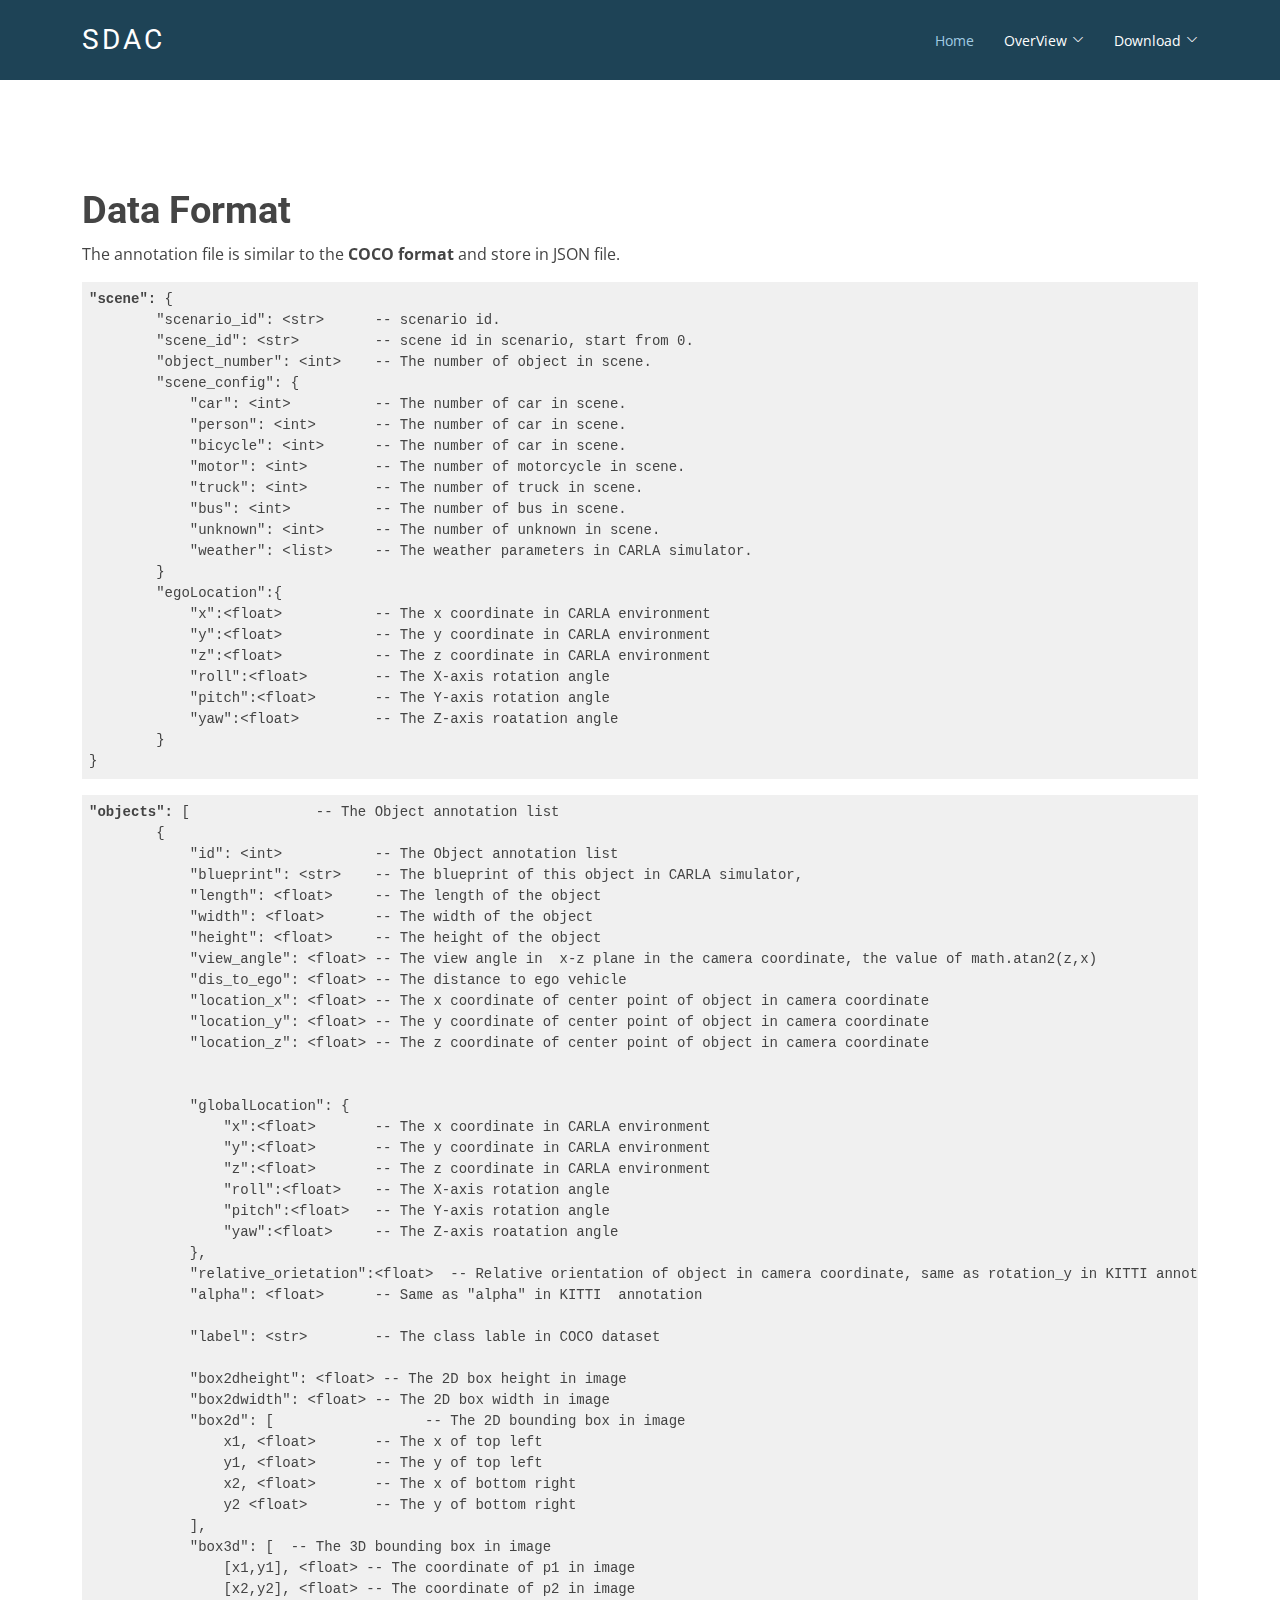
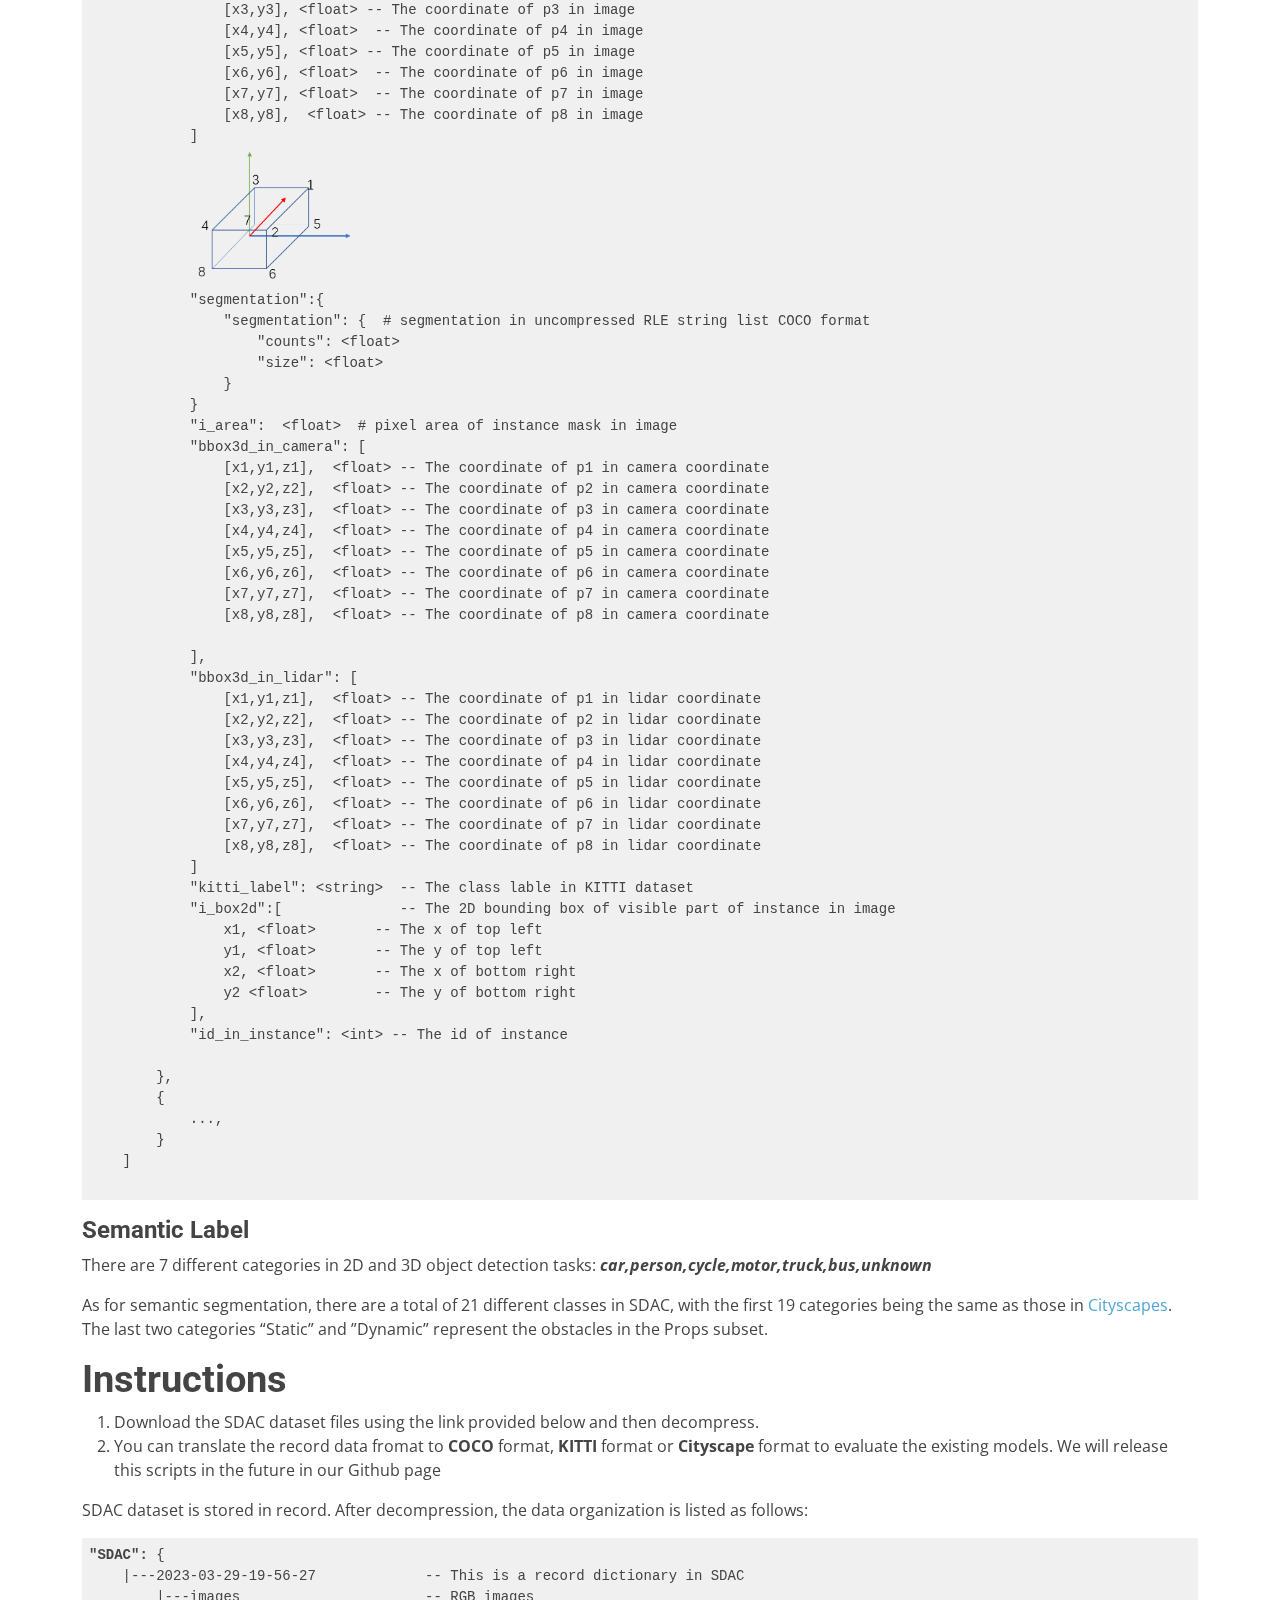
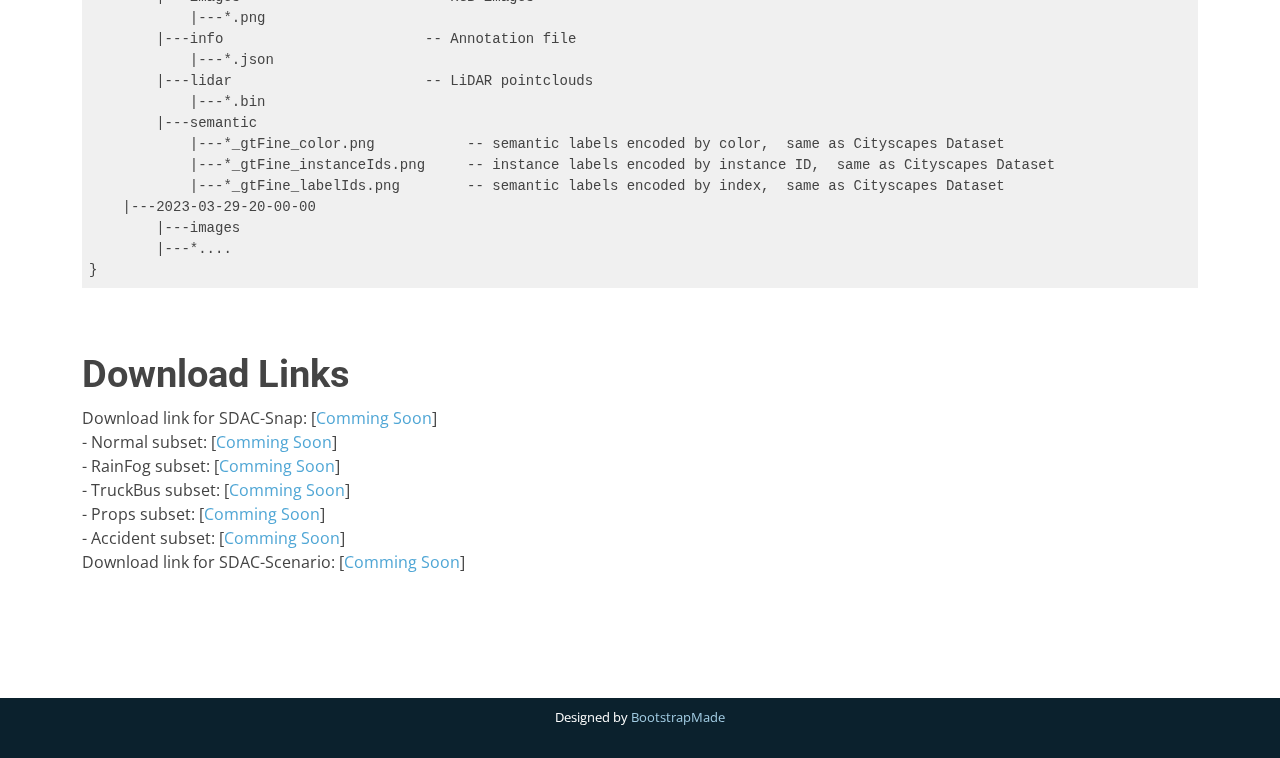
<file: download.html>
<!DOCTYPE html> 
<html lang="en"> 
    <head> 
        <!-- Google tag (gtag.js) -->
        <script async src="https://www.googletagmanager.com/gtag/js?id=G-28RHX62VC1"></script>
        <script>
        window.dataLayer = window.dataLayer || [];
        function gtag(){dataLayer.push(arguments);}
        gtag('js', new Date());
    
        gtag('config', 'G-28RHX62VC1');
        </script>
        <!-- Google Tag Manager -->
        <script>(function(w,d,s,l,i){w[l]=w[l]||[];w[l].push({'gtm.start':
            new Date().getTime(),event:'gtm.js'});var f=d.getElementsByTagName(s)[0],
            j=d.createElement(s),dl=l!='dataLayer'?'&l='+l:'';j.async=true;j.src=
            'https://www.googletagmanager.com/gtm.js?id='+i+dl;f.parentNode.insertBefore(j,f);
            })(window,document,'script','dataLayer','GTM-P7Z5B5Z9');</script>
        <!-- End Google Tag Manager -->
        <meta charset="utf-8"> 
        <meta content="width=device-width, initial-scale=1.0" name="viewport"> 
        <title>SDAC-Download</title>         
        <meta content="" name="description"> 
        <meta content="" name="keywords"> 
        <!-- Favicons -->         
        <!-- <link href="assets/img/favicon.png" rel="icon">  -->
        <link href="assets/img/apple-touch-icon.png" rel="apple-touch-icon"> 
        <!-- Google Fonts -->         
        <link href="https://fonts.googleapis.com/css?family=Open+Sans:300,300i,400,400i,600,600i,700,700i|Roboto:300,300i,400,400i,500,500i,700,700i&display=swap" rel="stylesheet"> 
        <!-- Vendor CSS Files -->         
        <link href="assets/vendor/animate.css/animate.min.css" rel="stylesheet"> 
        <link href="assets/vendor/aos/aos.css" rel="stylesheet"> 
        <link href="assets/vendor/bootstrap/css/bootstrap.min.css" rel="stylesheet"> 
        <link href="assets/vendor/bootstrap-icons/bootstrap-icons.css" rel="stylesheet"> 
        <link href="assets/vendor/boxicons/css/boxicons.min.css" rel="stylesheet"> 
        <link href="assets/vendor/glightbox/css/glightbox.min.css" rel="stylesheet"> 
        <link href="assets/vendor/swiper/swiper-bundle.min.css" rel="stylesheet"> 
        <!-- Template Main CSS File -->         
        <link href="assets/css/style.css" rel="stylesheet"> 
        <!-- =======================================================
        * Template Name: Moderna - v4.2.0
        * Template URL: https://bootstrapmade.com/free-bootstrap-template-corporate-moderna/
        * Author: BootstrapMade.com
        * License: https://bootstrapmade.com/license/
        ======================================================== -->         
    </head>     
    <body> 
        <!-- Google Tag Manager (noscript) -->
        <noscript><iframe src="https://www.googletagmanager.com/ns.html?id=GTM-P7Z5B5Z9"
            height="0" width="0" style="display:none;visibility:hidden"></iframe></noscript>
    <!-- End Google Tag Manager (noscript) -->
        <!-- ======= Header ======= -->         
        <header id="header" class="fixed-top d-flex align-items-center "> 
            <div class="container d-flex justify-content-between align-items-center"> 
                <div class="logo"> 
                    <h1 class="text-light"><a href="index.html"><span>SDAC</span></a></h1> 
                    <!-- Uncomment below if you prefer to use an image logo -->                     
                    <!-- <a href="index.html"><img src="assets/img/logo.png" alt="" class="img-fluid"></a>-->                     
                </div>                 
                <nav id="navbar" class="navbar"> 
                    <ul> 
                        <li>
                            <a class="active" href="index.html">Home</a>
                        </li>                         
                        <li class="dropdown">
                            <a href="documentation.html"><span>OverView</span> <i class="bi bi-chevron-down"></i></a>
                            <ul> 
                                <li>
                                    <a href="documentation.html#sdac_overview">SDAC Overview</a>
                                </li>
                                <li>
                                    <a href="documentation.html#sdac_snap">SDAC-Snap</a>
                                </li>  
                                <li>
                                    <a href="documentation.html#sdac_scenario">SDAC-Scenario</a>
                                </li>                             
                            </ul>                             
                        </li>                         
                        <li class="dropdown">
                            <a href="download.html"><span>Download</span> <i class="bi bi-chevron-down"></i></a>
                            <ul>
                                <li>
                                    <a href="download.html#data_format">Data Format</a>
                                </li>                                 
                                <li>
                                    <a href="download.html#instructions">Instructions</a>
                                </li>
                                <li>
                                    <a href="download.html#link">Download Links</a>
                                </li>                                 
                            </ul>                             
                        </li>                         
                        <!-- <li class="dropdown">
                            <a href="benchmark.html"><span>Benchmark</span> <i class="bi bi-chevron-down"></i></a> 
                            <ul> 
                                <li>
                                    <a href="benchmark.html#benchmark">CODA Benchmark</a>
                                </li>                                 
                            </ul>                             
                        </li>                          -->
                        <!-- <li class="dropdown">
                            <a href="about.html"><span>About</span> <i class="bi bi-chevron-down"></i></a>
                            <ul> 
                                <li>
                                    <a href="about.html#team">Team</a>
                                </li>                                 
                                <li>
                                    <a href="about.html#terms_of_use">Terms of Use</a>
                                </li>
                            </ul>                             
                        </li>            -->
                        <!-- <li class="dropdown">
                            <a href="challenge.html"><span>Challenge</span> <i class="bi bi-chevron-down"></i></a>
                            <ul> 
                                <li>
                                    <a href="challenge.html#challenge">Challenge</a>
                                </li>                                 
                            </ul>                             
                        </li>                            -->
                    </ul>                     
                    <i class="bi bi-list mobile-nav-toggle"></i> 
                </nav>
                <!-- .navbar -->                 
            </div>             
        </header>
        <!-- End Header -->         
        <main id="main"> 
            <!-- ======= Our Services Section ======= -->             
            <!-- End Our Services Section -->             
            <!-- ======= Services Section ======= -->             
            <section class="features"> 
                <div class="container">

<div class="col-md-7 order-2 order-md-1 pt-5"> </div>
                    <span class="anchor" id="data_format"></span>
                    <h3><b>Data Format</b></h3>
                    <p> The annotation file is similar to the <b>COCO format</b> and store in JSON file.
                    </p>
                    <pre style="text-align: left; white-space: pre; display: block; overflow-x: auto; padding: 0.5em; background: rgb(240, 240, 240); color: rgb(68, 68, 68);">
<code><b>"scene":</b> {
        "scenario_id": &lt;str&gt;      -- scenario id.
        "scene_id": &lt;str&gt;         -- scene id in scenario, start from 0.
        "object_number": &lt;int&gt;    -- The number of object in scene.
        "scene_config": {
            "car": &lt;int&gt;          -- The number of car in scene.
            "person": &lt;int&gt;       -- The number of car in scene.
            "bicycle": &lt;int&gt;      -- The number of car in scene.
            "motor": &lt;int&gt;        -- The number of motorcycle in scene.
            "truck": &lt;int&gt;        -- The number of truck in scene.
            "bus": &lt;int&gt;          -- The number of bus in scene.
            "unknown": &lt;int&gt;      -- The number of unknown in scene.
            "weather": &lt;list&gt;     -- The weather parameters in CARLA simulator.
        }
        "egoLocation":{           
            "x":&lt;float&gt;           -- The x coordinate in CARLA environment
            "y":&lt;float&gt;           -- The y coordinate in CARLA environment
            "z":&lt;float&gt;           -- The z coordinate in CARLA environment
            "roll":&lt;float&gt;        -- The X-axis rotation angle
            "pitch":&lt;float&gt;       -- The Y-axis rotation angle
            "yaw":&lt;float&gt;         -- The Z-axis roatation angle
        }
}
</code></pre>

                    <pre style="text-align: left; white-space: pre; display: block; overflow-x: auto; padding: 0.5em; background: rgb(240, 240, 240); color: rgb(68, 68, 68);">
<code><b>"objects":</b> [               -- The Object annotation list
        {
            "id": &lt;int&gt;           -- The Object annotation list
            "blueprint": &lt;str&gt;    -- The blueprint of this object in CARLA simulator,
            "length": &lt;float&gt;     -- The length of the object 
            "width": &lt;float&gt;      -- The width of the object 
            "height": &lt;float&gt;     -- The height of the object
            "view_angle": &lt;float&gt; -- The view angle in  x-z plane in the camera coordinate, the value of math.atan2(z,x)
            "dis_to_ego": &lt;float&gt; -- The distance to ego vehicle
            "location_x": &lt;float&gt; -- The x coordinate of center point of object in camera coordinate
            "location_y": &lt;float&gt; -- The y coordinate of center point of object in camera coordinate
            "location_z": &lt;float&gt; -- The z coordinate of center point of object in camera coordinate
            <!-- "roadId": &lt;str&gt; -- The id of road  -->
            <!-- "laneId": "road1577_lane1", -->
            "globalLocation": { 
                "x":&lt;float&gt;       -- The x coordinate in CARLA environment
                "y":&lt;float&gt;       -- The y coordinate in CARLA environment
                "z":&lt;float&gt;       -- The z coordinate in CARLA environment
                "roll":&lt;float&gt;    -- The X-axis rotation angle
                "pitch":&lt;float&gt;   -- The Y-axis rotation angle
                "yaw":&lt;float&gt;     -- The Z-axis roatation angle
            },
            "relative_orietation":&lt;float&gt;  -- Relative orientation of object in camera coordinate, same as rotation_y in KITTI annotation
            "alpha": &lt;float&gt;      -- Same as "alpha" in KITTI  annotation
            <!-- "DontCare": false, -->
            "label": &lt;str&gt;        -- The class lable in COCO dataset
            <!-- "truncted": 0, -->
            "box2dheight": &lt;float&gt; -- The 2D box height in image
            "box2dwidth": &lt;float&gt; -- The 2D box width in image
            "box2d": [                  -- The 2D bounding box in image
                x1, &lt;float&gt;       -- The x of top left 
                y1, &lt;float&gt;       -- The y of top left 
                x2, &lt;float&gt;       -- The x of bottom right 
                y2 &lt;float&gt;        -- The y of bottom right 
            ],
            "box3d": [  -- The 3D bounding box in image 
                [x1,y1], &lt;float&gt; -- The coordinate of p1 in image 
                [x2,y2], &lt;float&gt; -- The coordinate of p2 in image 
                [x3,y3], &lt;float&gt; -- The coordinate of p3 in image 
                [x4,y4], &lt;float&gt;  -- The coordinate of p4 in image 
                [x5,y5], &lt;float&gt; -- The coordinate of p5 in image 
                [x6,y6], &lt;float&gt;  -- The coordinate of p6 in image 
                [x7,y7], &lt;float&gt;  -- The coordinate of p7 in image 
                [x8,y8],  &lt;float&gt; -- The coordinate of p8 in image 
            ]
            <img src="assets/img/3d_points.png" style="width: 15%">
            "segmentation":{
                "segmentation": {  # segmentation in uncompressed RLE string list COCO format
                    "counts": &lt;float&gt;
                    "size": &lt;float&gt;
                }
            }
            "i_area":  &lt;float&gt;  # pixel area of instance mask in image
            "bbox3d_in_camera": [
                [x1,y1,z1],  &lt;float&gt; -- The coordinate of p1 in camera coordinate
                [x2,y2,z2],  &lt;float&gt; -- The coordinate of p2 in camera coordinate
                [x3,y3,z3],  &lt;float&gt; -- The coordinate of p3 in camera coordinate
                [x4,y4,z4],  &lt;float&gt; -- The coordinate of p4 in camera coordinate
                [x5,y5,z5],  &lt;float&gt; -- The coordinate of p5 in camera coordinate
                [x6,y6,z6],  &lt;float&gt; -- The coordinate of p6 in camera coordinate
                [x7,y7,z7],  &lt;float&gt; -- The coordinate of p7 in camera coordinate
                [x8,y8,z8],  &lt;float&gt; -- The coordinate of p8 in camera coordinate

            ],
            "bbox3d_in_lidar": [
                [x1,y1,z1],  &lt;float&gt; -- The coordinate of p1 in lidar coordinate
                [x2,y2,z2],  &lt;float&gt; -- The coordinate of p2 in lidar coordinate
                [x3,y3,z3],  &lt;float&gt; -- The coordinate of p3 in lidar coordinate
                [x4,y4,z4],  &lt;float&gt; -- The coordinate of p4 in lidar coordinate
                [x5,y5,z5],  &lt;float&gt; -- The coordinate of p5 in lidar coordinate
                [x6,y6,z6],  &lt;float&gt; -- The coordinate of p6 in lidar coordinate
                [x7,y7,z7],  &lt;float&gt; -- The coordinate of p7 in lidar coordinate
                [x8,y8,z8],  &lt;float&gt; -- The coordinate of p8 in lidar coordinate
            ]
            "kitti_label": &lt;string&gt;  -- The class lable in KITTI dataset 
            "i_box2d":[              -- The 2D bounding box of visible part of instance in image
                x1, &lt;float&gt;       -- The x of top left 
                y1, &lt;float&gt;       -- The y of top left 
                x2, &lt;float&gt;       -- The x of bottom right 
                y2 &lt;float&gt;        -- The y of bottom right 
            ],
            "id_in_instance": &lt;int&gt; -- The id of instance

        },
        {
            ...,
        }
    ]
    </code></pre>
                    <h4><b>Semantic Label</b></h4>
                    <p> 
                        There are 7 different categories in 2D and 3D object detection tasks: <b><i>car,person,cycle,motor,truck,bus,unknown</i></b>
                    </p>
                    <p>
                        As for semantic segmentation, there are a total of 21 different classes in SDAC, with the first 19 categories being the same as those in <a href= "https://www.cityscapes-dataset.com/" target="_blank">Cityscapes</a>.  The last two categories “Static” and ”Dynamic” represent the obstacles in the Props subset.
                    </p>
                    <div class="row aos-init aos-animate" data-aos="fade-up"></div>              
                    <span class="anchor" id="instructions"></span>
                    <h3><b>Instructions</b></h3>
                    <!-- <p>The instructions for downloading CODA is listed as follows:</p> -->
                    <ol>
                      <li>Download the SDAC dataset files using the link provided below and then decompress.</li>
                      <li> You can translate the record data fromat to <b>COCO</b> format, <b>KITTI</b> format or <b>Cityscape</b> format to evaluate the existing models. We will release this scripts in the future in our Github page</li>
                    </ol>
                    <p> SDAC dataset is stored in record. After decompression, the data organization is listed as follows: </p>
                    <pre style="text-align: left; white-space: pre; display: block; overflow-x: auto; padding: 0.5em; background: rgb(240, 240, 240); color: rgb(68, 68, 68);">
<code><b>"SDAC":</b> {
    |---2023-03-29-19-56-27             -- This is a record dictionary in SDAC                          
        |---images                      -- RGB images
            |---*.png                
        |---info                        -- Annotation file
            |---*.json
        |---lidar                       -- LiDAR pointclouds
            |---*.bin       
        |---semantic
            |---*_gtFine_color.png           -- semantic labels encoded by color,  same as Cityscapes Dataset   
            |---*_gtFine_instanceIds.png     -- instance labels encoded by instance ID,  same as Cityscapes Dataset           
            |---*_gtFine_labelIds.png        -- semantic labels encoded by index,  same as Cityscapes Dataset     
    |---2023-03-29-20-00-00             
        |---images            
        |---*....
}
</code></pre>

                    <div class="row aos-init aos-animate" data-aos="fade-up">
                        <div class="col-md-7 order-2 order-md-1 pt-5"> 
                        </div>                         
                    </div>
                    
                    <span class="anchor" id="link"></span>
                    <h3><b>Download Links</b></h3>
                    <!-- <p class="fst-italic"> 
                         SDAC Dataset download links
                    </p> -->
                    <p> 
                        Download link for SDAC-Snap:  [<a href= "" target="_blank">Comming Soon</a>] </br> 
                        <!-- https://rec.ustc.edu.cn/share/07b436b0-74c2-11ee-b57d-c58d81461ef4 -->
                        - Normal subset:  [<a href="" target="_blank">Comming Soon</a>] </br>
                        <!-- https://rec.ustc.edu.cn/share/1d5f1d20-74c8-11ee-a8ce-f921e29c1d9f -->
                        - RainFog subset:  [<a href="" target="_blank">Comming Soon</a>] </br>
                        <!-- https://rec.ustc.edu.cn/share/3e068200-74c8-11ee-ba09-73f2a3ae85ee -->
                        - TruckBus subset:  [<a href="" target="_blank">Comming Soon</a>] </br>
                        - Props subset:  [<a href="" target="_blank">Comming Soon</a>] </br>
                        - Accident subset:  [<a href="" target="_blank">Comming Soon</a>] </br>
                        Download link for SDAC-Scenario:  [<a href="" target="_blank">Comming Soon</a>] </br>
                    </p>
                    <!-- <script async src="//busuanzi.ibruce.info/busuanzi/2.3/busuanzi.pure.mini.js"></script>
                    <span id="busuanzi_container_site_pv">本站总访问量<span id="busuanzi_value_site_pv"></span>次</span> -->
                    <div class="row aos-init aos-animate" data-aos="fade-up">
                        <div class="col-md-7 order-2 order-md-1 pt-5"> 
                    </div>                         
            </section>
            <!-- End Services Section -->             
            <!-- ======= Why Us Section ======= -->             
            <!-- End Why Us Section -->             
            <!-- ======= Service Details Section ======= -->             
            <!-- End Service Details Section -->             
            <!-- ======= Pricing Section ======= -->             
            <!-- End Pricing Section -->             
        </main>
        <!-- End #main -->         
        <!-- ======= Footer ======= -->         
        <footer id="footer" data-aos-easing="ease-in-out" data-aos-duration="500"> 
            <div class="container"> 
                <div class="credits"> 
                    <!-- All the links in the footer should remain intact. -->                     
                    <!-- You can delete the links only if you purchased the pro version. -->                     
                    <!-- Licensing information: https://bootstrapmade.com/license/ -->                     
                    <!-- Purchase the pro version with working PHP/AJAX contact form: https://bootstrapmade.com/free-bootstrap-template-corporate-moderna/ -->                     
                    Designed by 
                    <a href="https://bootstrapmade.com/">BootstrapMade</a> 
                </div>                 
            </div>             
        </footer>
        <!-- End Footer -->         
        <a href="#" class="back-to-top d-flex align-items-center justify-content-center"><i class="bi bi-arrow-up-short"></i></a> 
        <!-- Vendor JS Files -->         
        <script src="assets/vendor/aos/aos.js"></script>         
        <script src="assets/vendor/bootstrap/js/bootstrap.bundle.min.js"></script>         
        <script src="assets/vendor/glightbox/js/glightbox.min.js"></script>         
        <script src="assets/vendor/isotope-layout/isotope.pkgd.min.js"></script>         
        <script src="assets/vendor/php-email-form/validate.js"></script>         
        <script src="assets/vendor/purecounter/purecounter.js"></script>         
        <script src="assets/vendor/swiper/swiper-bundle.min.js"></script>         
        <script src="assets/vendor/waypoints/noframework.waypoints.js"></script>         
        <!-- Template Main JS File -->         
        <script src="assets/js/main.js"></script>         
    </body>     
</html>
</file>
<file: assets/css/style.css>
/* *
* Template Name: Moderna - v4.2.0
* Template URL: https://bootstrapmade.com/free-bootstrap-template-corporate-moderna/
* Author: BootstrapMade.com
* License: https://bootstrapmade.com/license/ */
/* --------------------------------------------------------------
# General
-------------------------------------------------------------- */
body {
    font-family: "Open Sans", sans-serif;
    color: #444;
}

a {
    color: #4fa6d5;
    text-decoration: none;
}

a:hover {
    color: #45beff;
    text-decoration: none;
}

h1,
h2,
h3,
h4,
h5,
h6,
.font-primary {
    font-family: "Roboto", sans-serif;
}

/* --------------------------------------------------------------
# Back to top button
-------------------------------------------------------------- */
.back-to-top {
    position: fixed;
    visibility: hidden;
    opacity: 0;
    right: 15px;
    bottom: 15px;
    z-index: 99999;
    background: #68A4C4;
    width: 40px;
    height: 40px;
    border-radius: 4px;
    transition: all 0.4s;
}

.back-to-top i {
    font-size: 24px;
    color: #fff;
    line-height: 0;
}

.back-to-top:hover {
    background: #85b6cf;
    color: #fff;
}

.back-to-top.active {
    visibility: visible;
    opacity: 1;
}

.anchor{
    display: block;
    height: 80px;
    margin-top: -80px;
    visibility: hidden;
}

.code{
    font-family: monospace;
    font-size: 1em;
}

/* --------------------------------------------------------------
# Header
-------------------------------------------------------------- */
#header {
    height: 80px;
    transition: all 0.5s;
    z-index: 997;
    transition: all 0.5s;
    background: #1e4356;
}

#header.header-transparent {
    background: none;
    /* background: rgba(30, 67, 86, 0.8); */

}

#header.header-scrolled {
    background: rgba(30, 67, 86, 0.8);
    height: 60px;
}

#header .logo h1 {
    font-size: 28px;
    margin: 0;
    padding: 4px 0;
    line-height: 1;
    font-weight: 400;
    letter-spacing: 3px;
    text-transform: uppercase;
}

#header .logo h1 a,
#header .logo h1 a:hover {
    color: #fff;
    text-decoration: none;
}

#header .logo img {
    padding: 0;
    margin: 0;
    max-height: 40px;
}

#main {
    margin-top: 80px;
}

/* --------------------------------------------------------------
# Navigation Menu
-------------------------------------------------------------- */
/* *
* Desktop Navigation */
.navbar {
    padding: 0;
}

.navbar ul {
    margin: 0;
    padding: 0;
    display: flex;
    list-style: none;
    align-items: center;
}

.navbar li {
    position: relative;
}

.navbar a {
    display: flex;
    align-items: center;
    justify-content: space-between;
    padding: 10px 0 10px 30px;
    font-family: "Open Sans", sans-serif;
    font-size: 14px;
    color: #fff;
    white-space: nowrap;
    transition: 0.3s;
}

.navbar a i {
    font-size: 12px;
    line-height: 0;
    margin-left: 5px;
}

.navbar a:hover,
.navbar .active,
.navbar li:hover > a {
    color: #a2cce3;
}

.navbar .dropdown ul {
    display: block;
    position: absolute;
    left: 14px;
    top: calc(100% + 30px);
    margin: 0;
    padding: 10px 0;
    z-index: 99;
    opacity: 0;
    visibility: hidden;
    background: #fff;
    box-shadow: 0px 0px 30px rgba(127, 137, 161, 0.25);
    transition: 0.3s;
}

.navbar .dropdown ul li {
    min-width: 200px;
}

.navbar .dropdown ul a {
    padding: 10px 20px;
    font-size: 14px;
    text-transform: none;
    color: #1c3745;
}

.navbar .dropdown ul a i {
    font-size: 12px;
}

.navbar .dropdown ul a:hover,
.navbar .dropdown ul .active:hover,
.navbar .dropdown ul li:hover > a {
    color: #68A4C4;
}

.navbar .dropdown:hover > ul {
    opacity: 1;
    top: 100%;
    visibility: visible;
}

.navbar .dropdown .dropdown ul {
    top: 0;
    left: calc(100% - 30px);
    visibility: hidden;
}

.navbar .dropdown .dropdown:hover > ul {
    opacity: 1;
    top: 0;
    left: 100%;
    visibility: visible;
}

@media (max-width: 1366px) {
    .navbar .dropdown .dropdown ul {
        left: -90%;
    }

    .navbar .dropdown .dropdown:hover > ul {
        left: -100%;
    }
}

/* *
* Mobile Navigation */
.mobile-nav-toggle {
    color: #fff;
    font-size: 28px;
    cursor: pointer;
    display: none;
    line-height: 0;
    transition: 0.5s;
}

@media (max-width: 991px) {
    .mobile-nav-toggle {
        display: block;
    }

    .navbar ul {
        display: none;
    }
}

.navbar-mobile {
    position: fixed;
    overflow: hidden;
    top: 0;
    right: 0;
    left: 0;
    bottom: 0;
    background: rgba(17, 38, 48, 0.9);
    transition: 0.3s;
}

.navbar-mobile .mobile-nav-toggle {
    position: absolute;
    top: 15px;
    right: 15px;
}

.navbar-mobile ul {
    display: block;
    position: absolute;
    top: 55px;
    right: 15px;
    bottom: 15px;
    left: 15px;
    padding: 10px 0;
    background-color: #fff;
    overflow-y: auto;
    transition: 0.3s;
}

.navbar-mobile a {
    padding: 10px 20px;
    font-size: 15px;
    color: #1e4356;
}

.navbar-mobile a:hover,
.navbar-mobile .active,
.navbar-mobile li:hover > a {
    color: #68A4C4;
}

.navbar-mobile .getstarted {
    margin: 15px;
}

.navbar-mobile .dropdown ul {
    position: static;
    display: none;
    margin: 10px 20px;
    padding: 10px 0;
    z-index: 99;
    opacity: 1;
    visibility: visible;
    background: #fff;
    box-shadow: 0px 0px 30px rgba(127, 137, 161, 0.25);
}

.navbar-mobile .dropdown ul li {
    min-width: 200px;
}

.navbar-mobile .dropdown ul a {
    padding: 10px 20px;
}

.navbar-mobile .dropdown ul a i {
    font-size: 12px;
}

.navbar-mobile .dropdown ul a:hover,
.navbar-mobile .dropdown ul .active:hover,
.navbar-mobile .dropdown ul li:hover > a {
    color: #68A4C4;
}

.navbar-mobile .dropdown > .dropdown-active {
    display: block;
}

/* --------------------------------------------------------------
# Hero Section
-------------------------------------------------------------- */
#hero {
    width: 100%;
    height: 90vh;
    overflow: hidden;
    position: relative;
}

#hero::after {
    content: '';
    position: absolute;
    left: 50%;
    top: 0;
    width: 130%;
    height: 95%;
    background: linear-gradient(to right, rgba(30, 67, 86, 0.8), rgba(30, 67, 86, 0.6)), url("../img/white_crash_truck.png") center top no-repeat;
    z-index: 0;
    border-radius: 0 0 50% 50%;
    transform: translateX(-50%) rotate(0deg);
}

#hero::before {
    content: '';
    position: absolute;
    left: 50%;
    top: 0;
    width: 130%;
    height: 96%;
    background: #68A4C4;
    opacity: 0.3;
    z-index: 0;
    border-radius: 0 0 50% 50%;
    transform: translateX(-50%) translateY(18px) rotate(2deg);
}

#hero .carousel-container {
    display: flex;
    justify-content: center;
    align-items: center;
    flex-direction: column;
    text-align: center;
    bottom: 0;
    top: 0;
    left: 0;
    right: 0;
}

#hero h2 {
    color: #fff;
    margin-bottom: 30px;
    font-size: 48px;
    font-weight: 700;
}

#hero p {
    width: 80%;
    -webkit-animation-delay: 0.4s;
    animation-delay: 0.4s;
    margin: 0 auto 30px auto;
    font-size: 25px;
    color: #fff;
}

#hero .carousel-control-prev,
#hero .carousel-control-next {
    width: 10%;
}

#hero .carousel-control-next-icon,
#hero .carousel-control-prev-icon {
    background: none;
    font-size: 48px;
    line-height: 1;
    width: auto;
    height: auto;
}

#hero .btn-get-started {
    font-family: "Roboto", sans-serif;
    font-weight: 500;
    font-size: 14px;
    letter-spacing: 1px;
    display: inline-block;
    padding: 12px 32px;
    border-radius: 50px;
    transition: 0.5s;
    line-height: 1;
    margin: 10px;
    color: #fff;
    -webkit-animation-delay: 0.8s;
    animation-delay: 0.8s;
    border: 2px solid #68A4C4;
}

#hero .btn-get-started:hover {
    background: #68A4C4;
    color: #fff;
    text-decoration: none;
}

@media (min-width: 1024px) {
    #hero p {
        width: 60%;
    }

    #hero .carousel-control-prev,
    #hero .carousel-control-next {
        width: 5%;
    }
}

@media (max-width: 768px) {
    #hero::after {
        width: 180%;
        height: 95%;
        border-radius: 0 0 50% 50%;
        transform: translateX(-50%) rotate(0deg);
    }

    #hero::before {
        top: 0;
        width: 180%;
        height: 94%;
        border-radius: 0 0 50% 50%;
        transform: translateX(-50%) translateY(20px) rotate(4deg);
    }
}

@media (max-width: 575px) {
    #hero h2 {
        font-size: 30px;
    }

    #hero::after {
        left: 40%;
        top: 0;
        width: 200%;
        height: 95%;
        border-radius: 0 0 50% 50%;
        transform: translateX(-50%) rotate(0deg);
    }

    #hero::before {
        left: 50%;
        top: 0;
        width: 200%;
        height: 94%;
        border-radius: 0 0 50% 50%;
        transform: translateX(-50%) translateY(20px) rotate(4deg);
    }
}

/* --------------------------------------------------------------
# Hero No Slider Section
-------------------------------------------------------------- */
img{
    max-width: 100%;
}

table {
  font-family: arial, sans-serif;
  border-collapse: collapse;
}

td, th {
  border: 1px solid #dddddd;
  text-align: center;
  padding: 8px;
}

tr:nth-child(even) {
  background-color: #dddddd;
}

#hero-no-slider {
    width: 100%;
    height: 100vh;
    overflow: hidden;
    position: relative;
    text-align: center;
}

#hero-no-slider::before {
    content: '';
    position: absolute;
    left: 0;
    top: 0;
    right: 0;
    bottom: 0;
    background: linear-gradient(to right, rgba(30, 67, 86, 0.8), rgba(30, 67, 86, 0.6)), url("../img/white_crash_truck.png") center top no-repeat;
}

#hero-no-slider h2 {
    color: #fff;
    margin-bottom: 15px;
    font-size: 48px;
    font-weight: 700;
}

#hero-no-slider p {
    color: #fff;
}

#hero-no-slider .btn-get-started {
    font-family: "Roboto", sans-serif;
    font-weight: 500;
    font-size: 14px;
    letter-spacing: 1px;
    display: inline-block;
    padding: 12px 32px;
    border-radius: 50px;
    transition: 0.5s;
    line-height: 1;
    margin: 10px;
    color: #fff;
    -webkit-animation-delay: 0.8s;
    animation-delay: 0.8s;
    border: 2px solid #68A4C4;
}

#hero-no-slider .btn-get-started:hover {
    background: #68A4C4;
    color: #fff;
    text-decoration: none;
}

@media (max-width: 575px) {
    #hero-no-slider h2 {
        font-size: 30px;
    }
}

/* --------------------------------------------------------------
# Sections General
-------------------------------------------------------------- */
section {
    padding: 60px 0;
}

.section-bg {
    background-color: #f3f8fa;
}

.section-title {
    text-align: center;
    padding-bottom: 30px;
}

.section-title h2 {
    font-size: 28px;
    font-weight: 400;
    margin-bottom: 20px;
    padding-bottom: 20px;
    position: relative;
}

.section-title h2::before {
    content: '';
    position: absolute;
    display: block;
    width: 120px;
    height: 1px;
    background: #ddd;
    bottom: 1px;
    left: calc(50% - 60px);
}

.section-title h2::after {
    content: '';
    position: absolute;
    display: block;
    width: 40px;
    height: 3px;
    background: #68A4C4;
    bottom: 0;
    left: calc(50% - 20px);
}

.section-title p {
    margin-bottom: 0;
}

/* --------------------------------------------------------------
# Breadcrumbs
-------------------------------------------------------------- */
.breadcrumbs {
    padding: 15px 0;
    background-color: #f3f8fa;
    min-height: 40px;
}

.breadcrumbs h2 {
    font-size: 28px;
    font-weight: 300;
}

.breadcrumbs ol {
    display: flex;
    flex-wrap: wrap;
    list-style: none;
    padding: 0;
    margin: 0;
}

.breadcrumbs ol li + li {
    padding-left: 10px;
}

.breadcrumbs ol li + li::before {
    display: inline-block;
    padding-right: 10px;
    color: #6c757d;
    content: "/";
}

@media (max-width: 768px) {
    .breadcrumbs .d-flex {
        display: block !important;
    }

    .breadcrumbs ol {
        display: block;
    }

    .breadcrumbs ol li {
        display: inline-block;
    }
}

/* --------------------------------------------------------------
# Our Services
-------------------------------------------------------------- */
.services {
    padding-bottom: 20px;
}

.services .icon-box {
    padding: 30px;
    position: relative;
    overflow: hidden;
    margin: 0  0 40px 0;
    background: #fff;
    box-shadow: 0 5px 26px 0 rgba(68, 88, 144, 0.14);
    transition: all 0.3s ease-in-out;
    text-align: center;
    border: 1px solid #fff;
}

.services .icon {
    margin: 0 auto 20px auto;
    padding-top: 17px;
    display: inline-block;
    text-align: center;
    border-radius: 50%;
    width: 72px;
    height: 72px;
}

.services .icon i {
    font-size: 36px;
    line-height: 1;
}

.services .title {
    font-weight: 700;
    margin-bottom: 15px;
    font-size: 18px;
}

.services .title a {
    color: #111;
}

.services .description {
    font-size: 15px;
    line-height: 28px;
    margin-bottom: 0;
}

.services .icon-box-pink .icon {
    background: #fceef3;
}

.services .icon-box-pink .icon i {
    color: #ff689b;
}

.services .icon-box-pink:hover {
    border-color: #ff689b;
}

.services .icon-box-cyan .icon {
    background: #e6fdfc;
}

.services .icon-box-cyan .icon i {
    color: #3fcdc7;
}

.services .icon-box-cyan:hover {
    border-color: #3fcdc7;
}

.services .icon-box-green .icon {
    background: #eafde7;
}

.services .icon-box-green .icon i {
    color: #41cf2e;
}

.services .icon-box-green:hover {
    border-color: #41cf2e;
}

.services .icon-box-blue .icon {
    background: #e1eeff;
}

.services .icon-box-blue .icon i {
    color: #2282ff;
}

.services .icon-box-blue:hover {
    border-color: #2282ff;
}

/* --------------------------------------------------------------
# Why Us
-------------------------------------------------------------- */
.why-us .container {
    box-shadow: 0 5px 25px 0 rgba(214, 215, 216, 0.6);
    background: #fff;
}

.why-us .icon-box + .icon-box {
    margin-top: 50px;
}

.why-us .icon-box .icon {
    float: left;
    display: flex;
    align-items: center;
    justify-content: center;
    width: 72px;
    height: 72px;
    background: #f3f8fa;
    border-radius: 6px;
    transition: 0.5s;
}

.why-us .icon-box .icon i {
    color: #68A4C4;
    font-size: 32px;
}

.why-us .icon-box:hover .icon {
    background: #68A4C4;
}

.why-us .icon-box:hover .icon i {
    color: #fff;
}

.why-us .icon-box .title {
    margin-left: 95px;
    font-weight: 700;
    margin-bottom: 10px;
    font-size: 18px;
    text-transform: uppercase;
}

.why-us .icon-box .title a {
    color: #343a40;
    transition: 0.3s;
}

.why-us .icon-box .title a:hover {
    color: #68A4C4;
}

.why-us .icon-box .description {
    margin-left: 95px;
    line-height: 24px;
    font-size: 14px;
}

.why-us .video-box {
    position: relative;
}

.why-us .video-box img {
    padding-top: 15px;
    padding-bottom: 15px;
}

.why-us .play-btn {
    width: 94px;
    height: 94px;
    background: radial-gradient(#68A4C4 50%, rgba(104, 164, 196, 0.4) 52%);
    border-radius: 50%;
    display: block;
    position: absolute;
    left: calc(50% - 47px);
    top: calc(50% - 47px);
    overflow: hidden;
}

.why-us .play-btn::after {
    content: '';
    position: absolute;
    left: 50%;
    top: 50%;
    transform: translateX(-40%) translateY(-50%);
    width: 0;
    height: 0;
    border-top: 10px solid transparent;
    border-bottom: 10px solid transparent;
    border-left: 15px solid #fff;
    z-index: 100;
    transition: all 400ms cubic-bezier(0.55, 0.055, 0.675, 0.19);
}

.why-us .play-btn::before {
    content: '';
    position: absolute;
    width: 120px;
    height: 120px;
    -webkit-animation-delay: 0s;
    animation-delay: 0s;
    -webkit-animation: pulsate-btn 2s;
    animation: pulsate-btn 2s;
    -webkit-animation-direction: forwards;
    animation-direction: forwards;
    -webkit-animation-iteration-count: infinite;
    animation-iteration-count: infinite;
    -webkit-animation-timing-function: steps;
    animation-timing-function: steps;
    opacity: 1;
    border-radius: 50%;
    border: 5px solid rgba(104, 164, 196, 0.7);
    top: -15%;
    left: -15%;
    background: rgba(198, 16, 0, 0);
}

.why-us .play-btn:hover::after {
    border-left: 15px solid #68A4C4;
    transform: scale(20);
}

.why-us .play-btn:hover::before {
    content: '';
    position: absolute;
    left: 50%;
    top: 50%;
    transform: translateX(-40%) translateY(-50%);
    width: 0;
    height: 0;
    border: none;
    border-top: 10px solid transparent;
    border-bottom: 10px solid transparent;
    border-left: 15px solid #fff;
    z-index: 200;
    -webkit-animation: none;
    animation: none;
    border-radius: 0;
}

@-webkit-keyframes pulsate-btn {
    0% {
        transform: scale(0.6, 0.6);
        opacity: 1;
    }

    100% {
        transform: scale(1, 1);
        opacity: 0;
    }
}

@keyframes pulsate-btn {
    0% {
        transform: scale(0.6, 0.6);
        opacity: 1;
    }

    100% {
        transform: scale(1, 1);
        opacity: 0;
    }
}

/* --------------------------------------------------------------
# Features
-------------------------------------------------------------- */
.features .row + .row {
    margin-top: 100px;
}

.features h3 {
    font-weight: 400;
    font-size: 38px;
}

.features ul {
    list-style: none;
    padding: 0;
}

.features ul li {
    padding-bottom: 10px;
}

.features ul i {
    font-size: 20px;
    padding-right: 4px;
    color: #68A4C4;
}

.features p:last-child {
    margin-bottom: 0;
}

/* --------------------------------------------------------------
# About
-------------------------------------------------------------- */
.about h3 {
    font-weight: 400;
    font-size: 26px;
}

.about ul {
    list-style: none;
    padding: 0;
}

.about ul li {
    padding-bottom: 10px;
}

.about ul i {
    font-size: 20px;
    padding-right: 4px;
    color: #68A4C4;
}

.about p:last-child {
    margin-bottom: 0;
}

/* --------------------------------------------------------------
# Facts
-------------------------------------------------------------- */
.facts .counters span {
    font-size: 48px;
    display: block;
    color: #68A4C4;
}

.facts .counters p {
    padding: 0;
    margin: 0 0 20px 0;
    font-family: "Roboto", sans-serif;
    font-size: 14px;
}

/* --------------------------------------------------------------
# Our Skills
-------------------------------------------------------------- */
.skills {
    padding: 60px 0;
}

.skills .progress {
    height: 35px;
    margin-bottom: 10px;
}

.skills .progress .skill {
    line-height: 35px;
    padding: 0;
    margin: 0 0 0 20px;
    text-transform: uppercase;
}

.skills .progress .skill .val {
    float: right;
    font-style: normal;
    margin: 0 20px 0 0;
}

.skills .progress-bar {
    width: 1px;
    text-align: left;
    transition: .9s;
}

/* --------------------------------------------------------------
# Tetstimonials
-------------------------------------------------------------- */
.testimonials {
    padding: 60px 0;
}

.testimonials .section-header {
    margin-bottom: 40px;
}

.testimonials .testimonial-item {
    text-align: center;
}

.testimonials .testimonial-item .testimonial-img {
    width: 120px;
    border-radius: 50%;
    border: 4px solid #fff;
    margin: 0 auto;
}

.testimonials .testimonial-item h3 {
    font-size: 20px;
    font-weight: bold;
    margin: 10px 0 5px 0;
    color: #111;
}

.testimonials .testimonial-item h4 {
    font-size: 14px;
    color: #999;
    margin: 0 0 15px 0;
}

.testimonials .testimonial-item .quote-icon-left,
.testimonials .testimonial-item .quote-icon-right {
    color: #fbfcfd;
    font-size: 26px;
}

.testimonials .testimonial-item .quote-icon-left {
    display: inline-block;
    left: -5px;
    position: relative;
}

.testimonials .testimonial-item .quote-icon-right {
    display: inline-block;
    right: -5px;
    position: relative;
    top: 10px;
}

.testimonials .testimonial-item p {
    font-style: italic;
    margin: 0 auto 15px auto;
}

.testimonials .swiper-pagination {
    margin-top: 20px;
    position: relative;
}

.testimonials .swiper-pagination .swiper-pagination-bullet {
    width: 12px;
    height: 12px;
    background-color: #fff;
    opacity: 1;
    border: 1px solid #68A4C4;
}

.testimonials .swiper-pagination .swiper-pagination-bullet-active {
    background-color: #68A4C4;
}

/* --------------------------------------------------------------
# Service Details
-------------------------------------------------------------- */
.service-details {
    padding-bottom: 10px;
}

.service-details .card {
    border: 0;
    padding: 0 30px;
    margin-bottom: 60px;
    position: relative;
}

.service-details .card-img {
    width: calc(100% + 60px);
    margin-left: -30px;
    overflow: hidden;
    z-index: 9;
    border-radius: 0;
}

.service-details .card-img img {
    max-width: 100%;
    transition: all 0.3s ease-in-out;
}

.service-details .card-body {
    z-index: 10;
    background: #fff;
    border-top: 4px solid #fff;
    padding: 30px;
    box-shadow: 0px 2px 15px rgba(0, 0, 0, 0.1);
    margin-top: -60px;
    transition: 0.3s;
}

.service-details .card-title {
    font-weight: 700;
    text-align: center;
    margin-bottom: 20px;
}

.service-details .card-title a {
    color: #1e4356;
    transition: 0.3s;
}

.service-details .card-text {
    color: #5e5e5e;
}

.service-details .read-more a {
    color: #777777;
    text-transform: uppercase;
    font-weight: 600;
    font-size: 12px;
    transition: 0.3s;
}

.service-details .read-more a:hover {
    color: #68A4C4;
}

.service-details .card:hover img {
    transform: scale(1.1);
}

.service-details .card:hover .card-body {
    border-color: #68A4C4;
}

.service-details .card:hover .card-body .card-title a {
    color: #68A4C4;
}

/* --------------------------------------------------------------
# Pricing
-------------------------------------------------------------- */
.pricing .row {
    padding-top: 40px;
}

.pricing .box {
    padding: 40px;
    margin-bottom: 30px;
    box-shadow: 0px 0px 30px rgba(73, 78, 92, 0.15);
    background: #fff;
    text-align: center;
}

.pricing h3 {
    font-weight: 300;
    margin-bottom: 15px;
    font-size: 28px;
}

.pricing h4 {
    font-size: 46px;
    color: #68A4C4;
    font-weight: 400;
    font-family: "Open Sans", sans-serif;
    margin-bottom: 25px;
}

.pricing h4 span {
    color: #bababa;
    font-size: 18px;
    display: block;
}

.pricing ul {
    padding: 0;
    list-style: none;
    color: #999;
    text-align: left;
    line-height: 20px;
}

.pricing ul li {
    padding-bottom: 12px;
}

.pricing ul i {
    color: #68A4C4;
    font-size: 18px;
    padding-right: 4px;
}

.pricing ul .na {
    color: #ccc;
}

.pricing ul .na i {
    color: #ccc;
}

.pricing ul .na span {
    text-decoration: line-through;
}

.pricing .get-started-btn {
    background: #1e4356;
    display: inline-block;
    padding: 6px 30px;
    border-radius: 20px;
    color: #fff;
    transition: none;
    font-size: 14px;
    font-weight: 400;
    font-family: "Roboto", sans-serif;
    transition: 0.3s;
}

.pricing .get-started-btn:hover {
    background: #68A4C4;
}

.pricing .featured {
    z-index: 10;
    margin: -30px -5px 0 -5px;
}

.pricing .featured .get-started-btn {
    background: #68A4C4;
}

.pricing .featured .get-started-btn:hover {
    background: #85b6cf;
}

@media (max-width: 992px) {
    .pricing .box {
        max-width: 60%;
        margin: 0 auto 30px auto;
    }
}

@media (max-width: 767px) {
    .pricing .box {
        max-width: 80%;
        margin: 0 auto 30px auto;
    }
}

@media (max-width: 420px) {
    .pricing .box {
        max-width: 100%;
        margin: 0 auto 30px auto;
    }
}

/* --------------------------------------------------------------
# Portfolio
-------------------------------------------------------------- */
.portfolio {
    padding-bottom: 60px;
}

.portfolio #portfolio-flters {
    padding: 0;
    margin: 0 0 35px 0;
    list-style: none;
    text-align: center;
}

.portfolio #portfolio-flters li {
    cursor: pointer;
    margin: 0 12px 5px 12px;
    display: inline-block;
    padding: 0 4px 6px 4px;
    font-size: 16px;
    font-weight: 500;
    line-height: 20px;
    color: #444;
    transition: all 0.3s ease-in-out;
    border-bottom: 2px solid #fff;
    font-family: "Roboto", sans-serif;
}

.portfolio #portfolio-flters li:hover,
.portfolio #portfolio-flters li.filter-active {
    border-color: #68A4C4;
    color: #68A4C4;
}

.portfolio .portfolio-item {
    background: #1e4356;
    overflow: hidden;
    min-height: 200px;
    position: relative;
    border-radius: 4px;
    margin: 0 0 30px 0;
}

.portfolio .portfolio-item img {
    transition: all 0.3s ease-in-out;
}

.portfolio .portfolio-item .portfolio-info {
    opacity: 0;
    position: absolute;
    transition: all .3s linear;
    text-align: center;
    top: 10%;
    left: 0;
    right: 0;
}

.portfolio .portfolio-item .portfolio-info h3 {
    font-size: 22px;
    color: #fff;
    font-weight: bold;
}

.portfolio .portfolio-item .portfolio-info a i {
    color: rgba(255, 255, 255, 0.6);
    font-size: 28px;
    transition: 0.3s;
}

.portfolio .portfolio-item .portfolio-info a i:hover {
    color: white;
}

.portfolio .portfolio-item:hover img {
    opacity: 0.6;
    transform: scale(1.1);
}

.portfolio .portfolio-item:hover .portfolio-info {
    opacity: 1;
    top: calc(50% - 30px);
}

/* --------------------------------------------------------------
# Portfolio Details
-------------------------------------------------------------- */
.portfolio-details {
    padding-top: 40px;
}

.portfolio-details .portfolio-details-slider img {
    width: 100%;
}

.portfolio-details .portfolio-details-slider .swiper-pagination {
    margin-top: 20px;
    position: relative;
}

.portfolio-details .portfolio-details-slider .swiper-pagination .swiper-pagination-bullet {
    width: 12px;
    height: 12px;
    background-color: #fff;
    opacity: 1;
    border: 1px solid #68A4C4;
}

.portfolio-details .portfolio-details-slider .swiper-pagination .swiper-pagination-bullet-active {
    background-color: #68A4C4;
}

.portfolio-details .portfolio-info {
    padding: 30px;
    box-shadow: 0px 0 30px rgba(30, 67, 86, 0.08);
}

.portfolio-details .portfolio-info h3 {
    font-size: 22px;
    font-weight: 700;
    margin-bottom: 20px;
    padding-bottom: 20px;
    border-bottom: 1px solid #eee;
}

.portfolio-details .portfolio-info ul {
    list-style: none;
    padding: 0;
    font-size: 15px;
}

.portfolio-details .portfolio-info ul li + li {
    margin-top: 10px;
}

.portfolio-details .portfolio-description {
    padding-top: 30px;
}

.portfolio-details .portfolio-description h2 {
    font-size: 26px;
    font-weight: 700;
    margin-bottom: 20px;
}

.portfolio-details .portfolio-description p {
    padding: 0;
}

/* --------------------------------------------------------------
# Team
-------------------------------------------------------------- */
.team {
    background: #fff;
    padding-bottom: 30px;
}

.team .member {
    margin-bottom: 20px;
    overflow: hidden;
}

.team .member .member-img {
    position: relative;
    overflow: hidden;
}

.team .member .social {
    position: absolute;
    left: 0;
    bottom: -40px;
    right: 0;
    height: 40px;
    opacity: 0;
    transition: bottom ease-in-out 0.4s;
    text-align: center;
    background: rgba(30, 67, 86, 0.8);
    display: flex;
    align-items: center;
    justify-content: center;
}

.team .member .social a {
    transition: color 0.3s;
    color: #fff;
    margin: 0 12px;
    display: inline-block;
}

.team .member .social a:hover {
    color: #68A4C4;
}

.team .member .social i {
    font-size: 18px;
    margin: 0 2px;
}

.team .member .member-info h4 {
    font-weight: 700;
    margin: 15px 0 5px 0;
    font-size: 18px;
}

.team .member .member-info span {
    display: block;
    font-size: 13px;
    text-transform: uppercase;
    font-weight: 400;
    margin-bottom: 15px;
    color: #68A4C4;
}

.team .member .member-info p {
    font-style: italic;
    font-size: 14px;
    line-height: 26px;
    color: #666;
}

.team .member:hover .social {
    bottom: 0;
    opacity: 1;
    transition: bottom ease-in-out 0.4s;
}

.team .member:hover .social a,
.team .member:hover .social i {
    line-height: 0;
    font-size: 18px;
}

/* --------------------------------------------------------------
# Contact
-------------------------------------------------------------- */
.contact {
    padding-bottom: 30px;
}

.contact .info-box {
    color: #444;
    text-align: center;
    box-shadow: 0 0 30px rgba(214, 215, 216, 0.6);
    padding: 20px 0 30px 0;
    margin-bottom: 30px;
}

.contact .info-box i {
    font-size: 32px;
    color: #68A4C4;
    border-radius: 50%;
    padding: 8px;
    border: 2px dotted #a2cce3;
}

.contact .info-box h3 {
    font-size: 20px;
    color: #666;
    font-weight: 700;
    margin: 10px 0;
}

.contact .info-box p {
    padding: 0;
    line-height: 24px;
    font-size: 14px;
    margin-bottom: 0;
}

.contact .php-email-form {
    box-shadow: 0 0 30px rgba(214, 215, 216, 0.6);
    padding: 30px;
    margin-bottom: 30px;
}

.contact .php-email-form .error-message {
    display: none;
    color: #fff;
    background: #ed3c0d;
    text-align: left;
    padding: 15px;
    font-weight: 600;
}

.contact .php-email-form .error-message br + br {
    margin-top: 25px;
}

.contact .php-email-form .sent-message {
    display: none;
    color: #fff;
    background: #18d26e;
    text-align: center;
    padding: 15px;
    font-weight: 600;
}

.contact .php-email-form .loading {
    display: none;
    background: #fff;
    text-align: center;
    padding: 15px;
}

.contact .php-email-form .loading:before {
    content: "";
    display: inline-block;
    border-radius: 50%;
    width: 24px;
    height: 24px;
    margin: 0 10px -6px 0;
    border: 3px solid #18d26e;
    border-top-color: #eee;
    -webkit-animation: animate-loading 1s linear infinite;
    animation: animate-loading 1s linear infinite;
}

.contact .php-email-form input,
.contact .php-email-form textarea {
    border-radius: 0;
    box-shadow: none;
    font-size: 14px;
}

.contact .php-email-form input::focus,
.contact .php-email-form textarea::focus {
    background-color: #68A4C4;
}

.contact .php-email-form input {
    padding: 10px 15px;
}

.contact .php-email-form textarea {
    padding: 12px 15px;
}

.contact .php-email-form button[type="submit"] {
    background: #68A4C4;
    border: 0;
    padding: 10px 24px;
    color: #fff;
    transition: 0.4s;
}

.contact .php-email-form button[type="submit"]:hover {
    background: #8dbad2;
}

@-webkit-keyframes animate-loading {
    0% {
        transform: rotate(0deg);
    }

    100% {
        transform: rotate(360deg);
    }
}

@keyframes animate-loading {
    0% {
        transform: rotate(0deg);
    }

    100% {
        transform: rotate(360deg);
    }
}

/* --------------------------------------------------------------
# Map
-------------------------------------------------------------- */
.map {
    padding: 0;
    margin-bottom: -6px;
}

.map iframe {
    width: 100%;
    height: 380px;
}

/* --------------------------------------------------------------
# Blog
-------------------------------------------------------------- */
.blog {
    padding: 40px 0 20px 0;
}

.blog .entry {
    padding: 30px;
    margin-bottom: 60px;
    box-shadow: 0 4px 16px rgba(0, 0, 0, 0.1);
}

.blog .entry .entry-img {
    max-height: 440px;
    margin: -30px -30px 20px -30px;
    overflow: hidden;
}

.blog .entry .entry-title {
    font-size: 28px;
    font-weight: bold;
    padding: 0;
    margin: 0 0 20px 0;
}

.blog .entry .entry-title a {
    color: #1e4356;
    transition: 0.3s;
}

.blog .entry .entry-title a:hover {
    color: #68A4C4;
}

.blog .entry .entry-meta {
    margin-bottom: 15px;
    color: #72afce;
}

.blog .entry .entry-meta ul {
    display: flex;
    flex-wrap: wrap;
    list-style: none;
    align-items: center;
    padding: 0;
    margin: 0;
}

.blog .entry .entry-meta ul li + li {
    padding-left: 20px;
}

.blog .entry .entry-meta i {
    font-size: 16px;
    margin-right: 8px;
    line-height: 0;
}

.blog .entry .entry-meta a {
    color: #777777;
    font-size: 14px;
    display: inline-block;
    line-height: 1;
}

.blog .entry .entry-content p {
    line-height: 24px;
}

.blog .entry .entry-content .read-more {
    -moz-text-align-last: right;
    text-align-last: right;
}

.blog .entry .entry-content .read-more a {
    display: inline-block;
    background: #68A4C4;
    color: #fff;
    padding: 6px 20px;
    transition: 0.3s;
    font-size: 14px;
}

.blog .entry .entry-content .read-more a:hover {
    background: #7aafcb;
}

.blog .entry .entry-content h3 {
    font-size: 22px;
    margin-top: 30px;
    font-weight: bold;
}

.blog .entry .entry-content blockquote {
    overflow: hidden;
    background-color: #fafafa;
    padding: 60px;
    position: relative;
    text-align: center;
    margin: 20px 0;
}

.blog .entry .entry-content blockquote p {
    color: #444;
    line-height: 1.6;
    margin-bottom: 0;
    font-style: italic;
    font-weight: 500;
    font-size: 22px;
}

.blog .entry .entry-content blockquote::after {
    content: '';
    position: absolute;
    left: 0;
    top: 0;
    bottom: 0;
    width: 3px;
    background-color: #1e4356;
    margin-top: 20px;
    margin-bottom: 20px;
}

.blog .entry .entry-footer {
    padding-top: 10px;
    border-top: 1px solid #e6e6e6;
}

.blog .entry .entry-footer i {
    color: #4c99c1;
    display: inline;
}

.blog .entry .entry-footer a {
    color: #255269;
    transition: 0.3s;
}

.blog .entry .entry-footer a:hover {
    color: #68A4C4;
}

.blog .entry .entry-footer .cats {
    list-style: none;
    display: inline;
    padding: 0 20px 0 0;
    font-size: 14px;
}

.blog .entry .entry-footer .cats li {
    display: inline-block;
}

.blog .entry .entry-footer .tags {
    list-style: none;
    display: inline;
    padding: 0;
    font-size: 14px;
}

.blog .entry .entry-footer .tags li {
    display: inline-block;
}

.blog .entry .entry-footer .tags li + li::before {
    padding-right: 6px;
    color: #6c757d;
    content: ",";
}

.blog .entry .entry-footer .share {
    font-size: 16px;
}

.blog .entry .entry-footer .share i {
    padding-left: 5px;
}

.blog .entry-single {
    margin-bottom: 30px;
}

.blog .blog-author {
    padding: 20px;
    margin-bottom: 30px;
    box-shadow: 0 4px 16px rgba(0, 0, 0, 0.1);
}

.blog .blog-author img {
    width: 120px;
    margin-right: 20px;
}

.blog .blog-author h4 {
    font-weight: 600;
    font-size: 22px;
    margin-bottom: 0px;
    padding: 0;
    color: #1e4356;
}

.blog .blog-author .social-links {
    margin: 0 10px 10px 0;
}

.blog .blog-author .social-links a {
    color: rgba(30, 67, 86, 0.5);
    margin-right: 5px;
}

.blog .blog-author p {
    font-style: italic;
    color: #b7b7b7;
}

.blog .blog-comments {
    margin-bottom: 30px;
}

.blog .blog-comments .comments-count {
    font-weight: bold;
}

.blog .blog-comments .comment {
    margin-top: 30px;
    position: relative;
}

.blog .blog-comments .comment .comment-img {
    margin-right: 14px;
}

.blog .blog-comments .comment .comment-img img {
    width: 60px;
}

.blog .blog-comments .comment h5 {
    font-size: 16px;
    margin-bottom: 2px;
}

.blog .blog-comments .comment h5 a {
    font-weight: bold;
    color: #444;
    transition: 0.3s;
}

.blog .blog-comments .comment h5 a:hover {
    color: #68A4C4;
}

.blog .blog-comments .comment h5 .reply {
    padding-left: 10px;
    color: #1e4356;
}

.blog .blog-comments .comment h5 .reply i {
    font-size: 20px;
}

.blog .blog-comments .comment time {
    display: block;
    font-size: 14px;
    color: #2b607c;
    margin-bottom: 5px;
}

.blog .blog-comments .comment.comment-reply {
    padding-left: 40px;
}

.blog .blog-comments .reply-form {
    margin-top: 30px;
    padding: 30px;
    box-shadow: 0 4px 16px rgba(0, 0, 0, 0.1);
}

.blog .blog-comments .reply-form h4 {
    font-weight: bold;
    font-size: 22px;
}

.blog .blog-comments .reply-form p {
    font-size: 14px;
}

.blog .blog-comments .reply-form input {
    border-radius: 4px;
    padding: 10px 10px;
    font-size: 14px;
}

.blog .blog-comments .reply-form input:focus {
    box-shadow: none;
    border-color: #b1d0e1;
}

.blog .blog-comments .reply-form textarea {
    border-radius: 4px;
    padding: 10px 10px;
    font-size: 14px;
}

.blog .blog-comments .reply-form textarea:focus {
    box-shadow: none;
    border-color: #b1d0e1;
}

.blog .blog-comments .reply-form .form-group {
    margin-bottom: 25px;
}

.blog .blog-comments .reply-form .btn-primary {
    border-radius: 4px;
    padding: 10px 20px;
    border: 0;
    background-color: #1e4356;
}

.blog .blog-comments .reply-form .btn-primary:hover {
    background-color: #255269;
}

.blog .blog-pagination {
    color: #387ea2;
}

.blog .blog-pagination ul {
    display: flex;
    padding: 0;
    margin: 0;
    list-style: none;
}

.blog .blog-pagination li {
    margin: 0 5px;
    transition: 0.3s;
}

.blog .blog-pagination li a {
    color: #1e4356;
    padding: 7px 16px;
    display: flex;
    align-items: center;
    justify-content: center;
}

.blog .blog-pagination li.active,
.blog .blog-pagination li:hover {
    background: #68A4C4;
}

.blog .blog-pagination li.active a,
.blog .blog-pagination li:hover a {
    color: #fff;
}

.blog .sidebar {
    padding: 30px;
    margin: 0 0 60px 20px;
    box-shadow: 0 4px 16px rgba(0, 0, 0, 0.1);
}

.blog .sidebar .sidebar-title {
    font-size: 20px;
    font-weight: 700;
    padding: 0 0 0 0;
    margin: 0 0 15px 0;
    color: #1e4356;
    position: relative;
}

.blog .sidebar .sidebar-item {
    margin-bottom: 30px;
}

.blog .sidebar .search-form form {
    background: #fff;
    border: 1px solid #ddd;
    padding: 3px 10px;
    position: relative;
}

.blog .sidebar .search-form form input[type="text"] {
    border: 0;
    padding: 4px;
    border-radius: 4px;
    width: calc(100% - 40px);
}

.blog .sidebar .search-form form button {
    position: absolute;
    top: 0;
    right: 0;
    bottom: 0;
    border: 0;
    background: none;
    font-size: 16px;
    padding: 0 15px;
    margin: -1px;
    background: #68A4C4;
    color: #fff;
    transition: 0.3s;
    border-radius: 0 4px 4px 0;
    line-height: 0;
}

.blog .sidebar .search-form form button i {
    line-height: 0;
}

.blog .sidebar .search-form form button:hover {
    background: #77adca;
}

.blog .sidebar .categories ul {
    list-style: none;
    padding: 0;
}

.blog .sidebar .categories ul li + li {
    padding-top: 10px;
}

.blog .sidebar .categories ul a {
    color: #1e4356;
    transition: 0.3s;
}

.blog .sidebar .categories ul a:hover {
    color: #68A4C4;
}

.blog .sidebar .categories ul a span {
    padding-left: 5px;
    color: #aaaaaa;
    font-size: 14px;
}

.blog .sidebar .recent-posts .post-item + .post-item {
    margin-top: 15px;
}

.blog .sidebar .recent-posts img {
    width: 80px;
    float: left;
}

.blog .sidebar .recent-posts h4 {
    font-size: 15px;
    margin-left: 95px;
    font-weight: bold;
}

.blog .sidebar .recent-posts h4 a {
    color: #1e4356;
    transition: 0.3s;
}

.blog .sidebar .recent-posts h4 a:hover {
    color: #68A4C4;
}

.blog .sidebar .recent-posts time {
    display: block;
    margin-left: 95px;
    font-style: italic;
    font-size: 14px;
    color: #aaaaaa;
}

.blog .sidebar .tags {
    margin-bottom: -10px;
}

.blog .sidebar .tags ul {
    list-style: none;
    padding: 0;
}

.blog .sidebar .tags ul li {
    display: inline-block;
}

.blog .sidebar .tags ul a {
    color: #3f8db5;
    font-size: 14px;
    padding: 6px 14px;
    margin: 0 6px 8px 0;
    border: 1px solid #e4eff5;
    display: inline-block;
    transition: 0.3s;
}

.blog .sidebar .tags ul a:hover {
    color: #fff;
    border: 1px solid #68A4C4;
    background: #68A4C4;
}

.blog .sidebar .tags ul a span {
    padding-left: 5px;
    color: #bedae8;
    font-size: 14px;
}

/* --------------------------------------------------------------
# Footer
-------------------------------------------------------------- */
#footer {
    background: #0b212d;
    padding: 0 0 30px 0;
    color: #fff;
    font-size: 14px;
}

#footer .footer-newsletter {
    padding: 50px 0;
    background: #0d2735;
}

#footer .footer-newsletter h4 {
    font-size: 24px;
    margin: 0 0 20px 0;
    padding: 0;
    line-height: 1;
    font-weight: 600;
    color: #a2cce3;
}

#footer .footer-newsletter form {
    margin-top: 30px;
    background: #fff;
    padding: 6px 10px;
    position: relative;
    border-radius: 50px;
}

#footer .footer-newsletter form input[type="email"] {
    border: 0;
    padding: 4px;
    width: calc(100% - 100px);
}

#footer .footer-newsletter form input[type="submit"] {
    position: absolute;
    top: 0;
    right: 0;
    bottom: 0;
    border: 0;
    background: none;
    font-size: 16px;
    padding: 0 20px;
    margin: 3px;
    background: #68A4C4;
    color: #fff;
    transition: 0.3s;
    border-radius: 50px;
}

#footer .footer-newsletter form input[type="submit"]:hover {
    background: #468db3;
}

#footer .footer-top {
    background: #0d2735;
    border-top: 1px solid #17455e;
    border-bottom: 1px solid #123649;
    padding: 60px 0 30px 0;
}

#footer .footer-top .footer-info {
    margin-bottom: 30px;
}

#footer .footer-top .footer-info h3 {
    font-size: 18px;
    margin: 0 0 20px 0;
    padding: 2px 0 2px 0;
    line-height: 1;
    color: #a2cce3;
    font-weight: 600;
}

#footer .footer-top .footer-info p {
    font-size: 14px;
    line-height: 24px;
    margin-bottom: 0;
    font-family: "Roboto", sans-serif;
    color: #fff;
}

#footer .footer-top .social-links a {
    font-size: 18px;
    display: inline-block;
    background: #1e4356;
    color: #fff;
    line-height: 1;
    padding: 8px 0;
    margin-right: 4px;
    border-radius: 50%;
    text-align: center;
    width: 36px;
    height: 36px;
    transition: 0.3s;
}

#footer .footer-top .social-links a:hover {
    background: #68A4C4;
    color: #fff;
    text-decoration: none;
}

#footer .footer-top h4 {
    font-size: 18px;
    font-weight: 600;
    color: #a2cce3;
    position: relative;
    padding-bottom: 12px;
}

#footer .footer-top .footer-links {
    margin-bottom: 30px;
}

#footer .footer-top .footer-links ul {
    list-style: none;
    padding: 0;
    margin: 0;
}

#footer .footer-top .footer-links ul i {
    padding-right: 2px;
    color: #a2cce3;
    font-size: 18px;
    line-height: 1;
}

#footer .footer-top .footer-links ul li {
    padding: 10px 0;
    display: flex;
    align-items: center;
}

#footer .footer-top .footer-links ul li:first-child {
    padding-top: 0;
}

#footer .footer-top .footer-links ul a {
    color: #fff;
    transition: 0.3s;
    display: inline-block;
    line-height: 1;
}

#footer .footer-top .footer-links ul a:hover {
    color: #a2cce3;
}

#footer .footer-top .footer-contact {
    margin-bottom: 30px;
}

#footer .footer-top .footer-contact p {
    line-height: 26px;
}

#footer .copyright {
    text-align: center;
    padding-top: 30px;
}

#footer .credits {
    padding-top: 10px;
    text-align: center;
    font-size: 13px;
    color: #fff;
}

#footer .credits a {
    color: #a2cce3;
}
</file>
